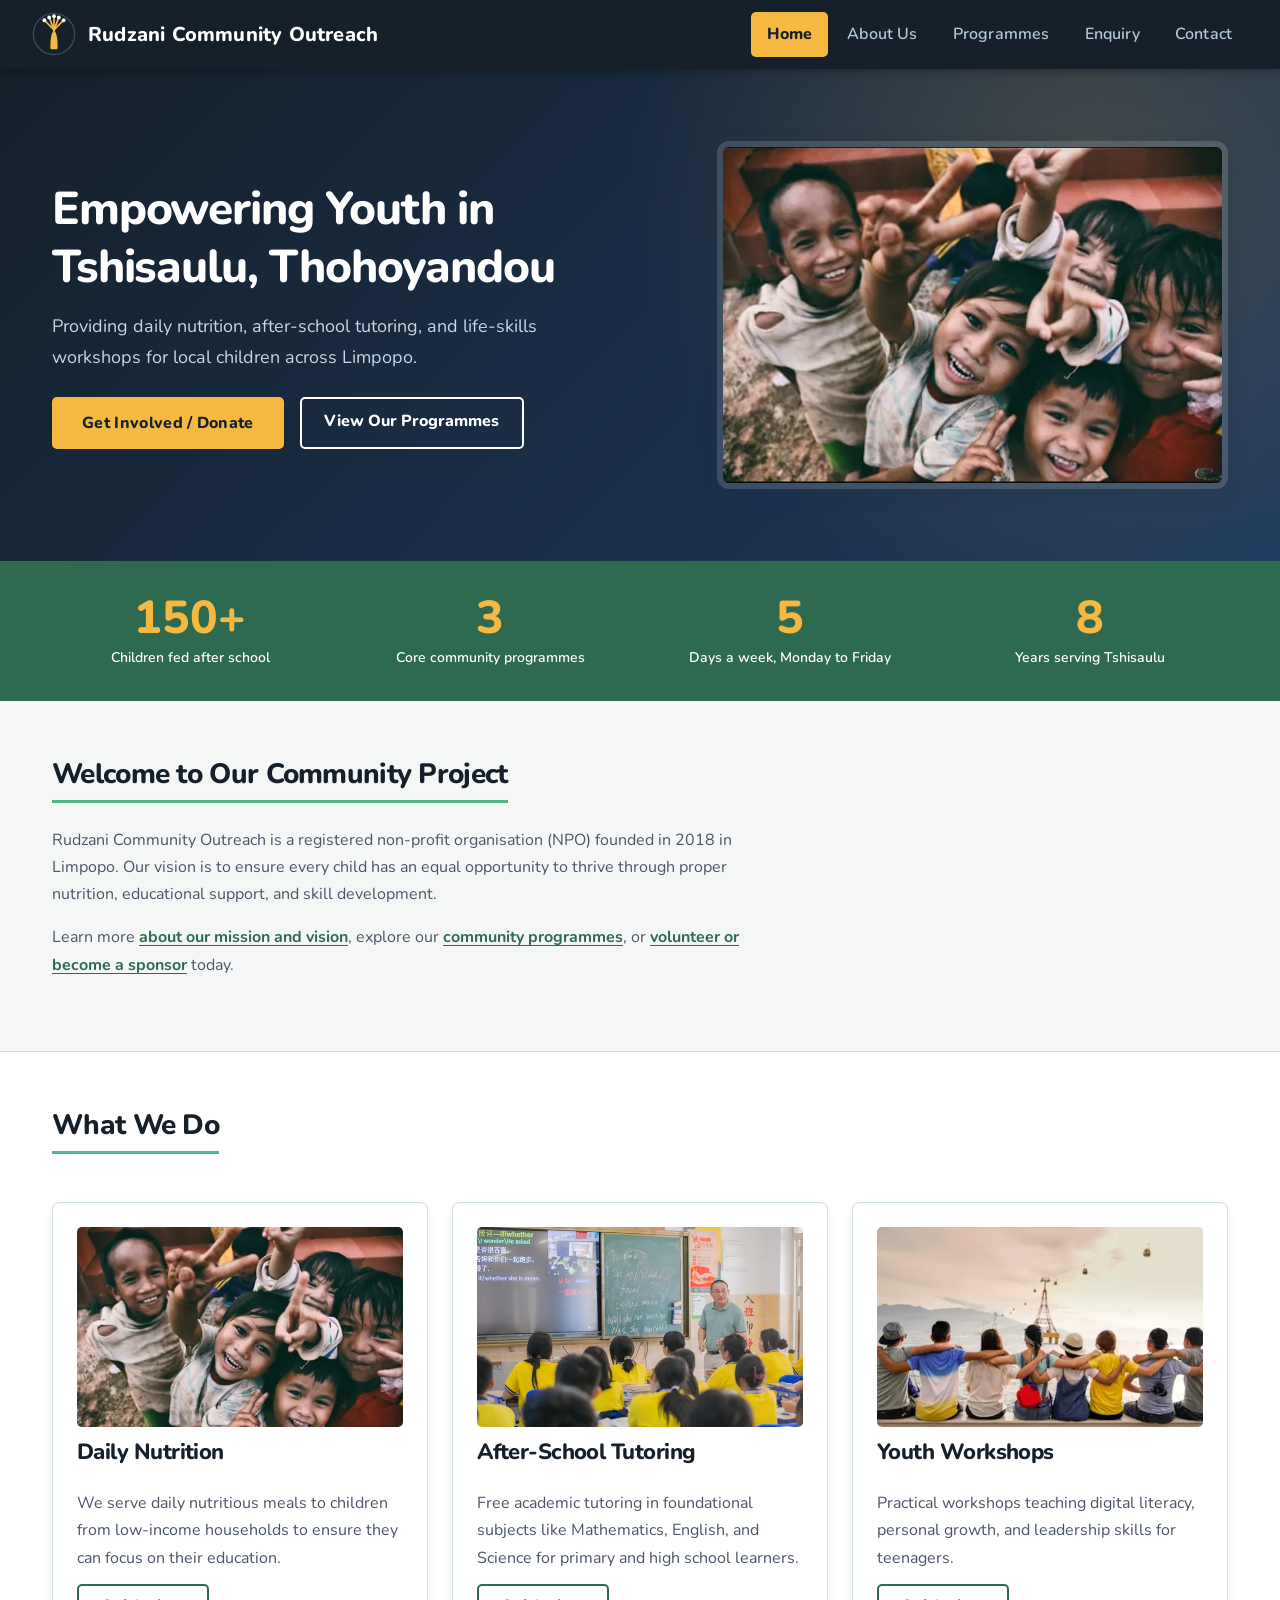
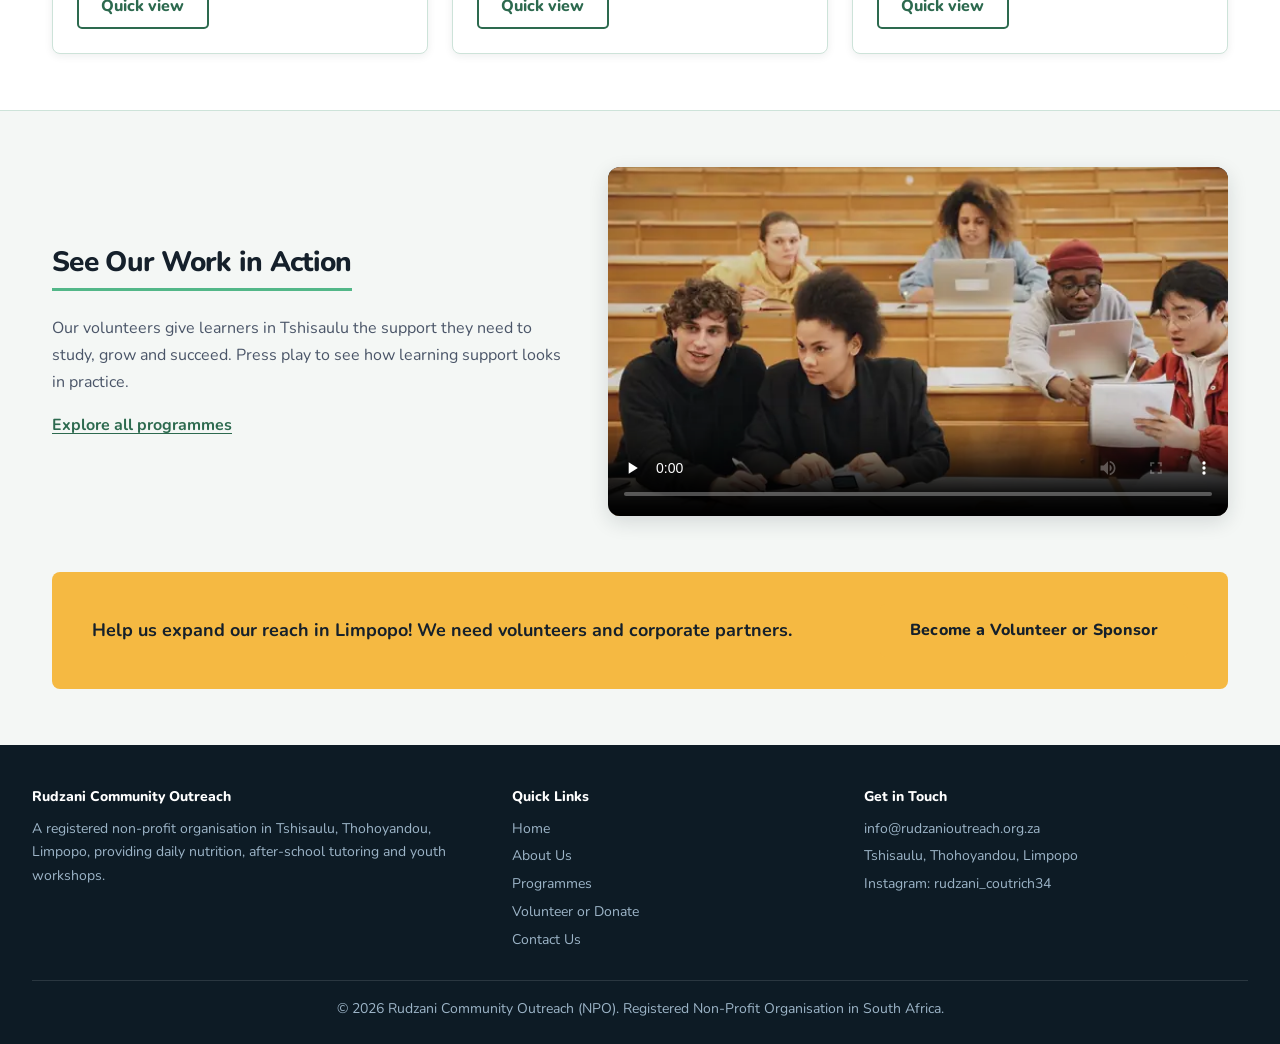
<file: index.html>
<!DOCTYPE html>
<html lang="en">
<head>
    <meta charset="UTF-8">
    <meta name="viewport" content="width=device-width, initial-scale=1.0">
    <title>Rudzani Community Outreach | Youth Empowerment in Limpopo</title>
    <meta name="description" content="Rudzani Community Outreach is a registered NPO in Tshisaulu, Thohoyandou, Limpopo. We provide daily meals, free after-school tutoring and youth workshops. Volunteer or donate today.">
    <meta name="keywords" content="Rudzani Community Outreach, NPO Limpopo, non-profit Thohoyandou, youth empowerment Limpopo, daily nutrition programme, after-school tutoring Tshisaulu, volunteer Thohoyandou, donate to a childrens charity">
    <meta name="author" content="Anza Mahwasane">
    <meta name="robots" content="index, follow">
    <meta name="theme-color" content="#15202b">
    <meta name="referrer" content="strict-origin-when-cross-origin">
    <link rel="canonical" href="https://rudzani-community-outreach.netlify.app/index.html">

    <!-- Social media -->
    <meta property="og:type" content="website">
    <meta property="og:site_name" content="Rudzani Community Outreach">
    <meta property="og:locale" content="en_ZA">
    <meta property="og:title" content="Rudzani Community Outreach | Youth Empowerment in Limpopo">
    <meta property="og:description" content="Rudzani Community Outreach is a registered NPO in Tshisaulu, Thohoyandou, Limpopo. We provide daily meals, free after-school tutoring and youth workshops. Volunteer or donate today.">
    <meta property="og:url" content="https://rudzani-community-outreach.netlify.app/index.html">
    <meta property="og:image" content="https://rudzani-community-outreach.netlify.app/images/rudzani-community-outreach-social-share.jpg">
    <meta property="og:image:alt" content="Rudzani Community Outreach - empowering youth in Tshisaulu, Thohoyandou">
    <meta name="twitter:card" content="summary_large_image">
    <meta name="twitter:title" content="Rudzani Community Outreach | Youth Empowerment in Limpopo">
    <meta name="twitter:description" content="Rudzani Community Outreach is a registered NPO in Tshisaulu, Thohoyandou, Limpopo. We provide daily meals, free after-school tutoring and youth workshops. Volunteer or donate today.">
    <meta name="twitter:image" content="https://rudzani-community-outreach.netlify.app/images/rudzani-community-outreach-social-share.jpg">

    <link rel="icon" type="image/svg+xml" href="images/favicon.svg">

    <!-- Google Fonts (preconnect makes the font load faster than @import) -->
    <link rel="preconnect" href="https://fonts.googleapis.com">
    <link rel="preconnect" href="https://fonts.gstatic.com" crossorigin>
    <link rel="stylesheet" href="https://fonts.googleapis.com/css2?family=Nunito:wght@400;600;700;800&amp;display=swap">
    <link rel="stylesheet" href="css/style.css">
    <!-- Structured data for search engines (SEO) -->
    <script type="application/ld+json">
    {
        "@context": "https://schema.org",
        "@type": "NGO",
        "name": "Rudzani Community Outreach",
        "url": "https://rudzani-community-outreach.netlify.app/",
        "logo": "https://rudzani-community-outreach.netlify.app/images/logo.svg",
        "description": "A registered non-profit organisation in Tshisaulu, Thohoyandou, Limpopo providing daily nutrition, after-school tutoring and youth workshops.",
        "foundingDate": "2018",
        "email": "info@rudzanioutreach.org.za",
        "sameAs": ["https://www.instagram.com/rudzani_coutrich34/"],
        "address": {
            "@type": "PostalAddress",
            "streetAddress": "Main Road, Tshisaulu",
            "addressLocality": "Thohoyandou",
            "addressRegion": "Limpopo",
            "addressCountry": "ZA"
        }
    }
    </script>

    <!-- JavaScript (defer = the page is shown first, then the scripts run) -->
    <script src="js/vendor/jquery-3.7.1.min.js" defer></script>
    <script src="js/data.js" defer></script>
    <script src="js/script.js" defer></script>
</head>
<body data-page="index">
    <a class="skip-link" href="#main">Skip to main content</a>

    <!-- Header & Main Navigation -->
    <header>
        <a href="index.html" class="logo">
            <img src="images/logo.svg" alt="Rudzani Community Outreach logo" width="44" height="44">
            <span class="logo-text">Rudzani Community Outreach</span>
        </a>
        <nav aria-label="Main Navigation">
            <ul>
                <li><a href="index.html" class="active" aria-current="page">Home</a></li>
                <li><a href="about.html">About Us</a></li>
                <li><a href="programmes.html">Programmes</a></li>
                <li><a href="enquiry.html">Enquiry</a></li>
                <li><a href="contact.html">Contact</a></li>
            </ul>
        </nav>
    </header>

    <!-- Main Page Content -->
    <main id="main">

        <!-- Hero: full-width band with text and a photo side by side -->
        <section class="hero">
            <div class="container hero-inner">
                <div class="hero-text">
                    <h1>Empowering Youth in Tshisaulu, Thohoyandou</h1>
                    <p>Providing daily nutrition, after-school tutoring, and life-skills workshops for local children across Limpopo.</p>
                    <div class="hero-actions">
                        <a href="enquiry.html" class="btn-action">Get Involved / Donate</a>
                        <a href="programmes.html" class="btn-outline btn-outline-light">View Our Programmes</a>
                    </div>
                </div>
                <div class="hero-media">
                    <img src="images/children-smiling-daily-nutrition.webp" alt="Smiling children who receive daily meals from Rudzani Community Outreach in Limpopo" width="624" height="420">
                </div>
            </div>
        </section>

        <!-- Impact numbers (animated counters in script.js) -->
        <section class="stats-band" aria-label="Our impact in numbers">
            <div class="container stats-grid">
                <div class="stat">
                    <span class="stat-number" data-count="150" data-suffix="+">150+</span>
                    <span class="stat-label">Children fed after school</span>
                </div>
                <div class="stat">
                    <span class="stat-number" data-count="3">3</span>
                    <span class="stat-label">Core community programmes</span>
                </div>
                <div class="stat">
                    <span class="stat-number" data-count="5">5</span>
                    <span class="stat-label">Days a week, Monday to Friday</span>
                </div>
                <div class="stat">
                    <span class="stat-number" data-since="2018">8</span>
                    <span class="stat-label">Years serving Tshisaulu</span>
                </div>
            </div>
        </section>

        <section class="section">
            <div class="container" data-reveal>
                <h2 class="section-title">Welcome to Our Community Project</h2>
                <p>Rudzani Community Outreach is a registered non-profit organisation (NPO) founded in 2018 in Limpopo. Our vision is to ensure every child has an equal opportunity to thrive through proper nutrition, educational support, and skill development.</p>
                <p>Learn more <a class="text-link" href="about.html">about our mission and vision</a>, explore our <a class="text-link" href="programmes.html">community programmes</a>, or <a class="text-link" href="enquiry.html">volunteer or become a sponsor</a> today.</p>
            </div>
        </section>

        <section class="section section-alt">
            <div class="container">
                <h2 class="section-title">What We Do</h2>
                <div class="card-grid">
                    <article class="card" data-reveal>
                        <img src="images/children-smiling-daily-nutrition-thumb.webp" alt="Children receiving meals from our daily nutrition programme in Tshisaulu" width="600" height="404" loading="lazy" decoding="async">
                        <h3>Daily Nutrition</h3>
                        <p>We serve daily nutritious meals to children from low-income households to ensure they can focus on their education.</p>
                        <button type="button" class="btn-outline" data-modal="nutrition">Quick view</button>
                    </article>

                    <article class="card" data-reveal>
                        <img src="images/after-school-tutoring-classroom-thumb.webp" alt="Teacher teaching learners during after-school tutoring" width="600" height="403" loading="lazy" decoding="async">
                        <h3>After-School Tutoring</h3>
                        <p>Free academic tutoring in foundational subjects like Mathematics, English, and Science for primary and high school learners.</p>
                        <button type="button" class="btn-outline" data-modal="tutoring">Quick view</button>
                    </article>

                    <article class="card" data-reveal>
                        <img src="images/youth-empowerment-friends-workshop-thumb.webp" alt="Youth participating in a team workshop for young leaders" width="600" height="336" loading="lazy" decoding="async">
                        <h3>Youth Workshops</h3>
                        <p>Practical workshops teaching digital literacy, personal growth, and leadership skills for teenagers.</p>
                        <button type="button" class="btn-outline" data-modal="workshops">Quick view</button>
                    </article>
                </div>
            </div>
        </section>

        <section class="section">
            <div class="container video-feature" data-reveal>
                <div class="video-feature-text">
                    <h2 class="section-title">See Our Work in Action</h2>
                    <p>Our volunteers give learners in Tshisaulu the support they need to study, grow and succeed. Press play to see how learning support looks in practice.</p>
                    <a class="text-link" href="programmes.html">Explore all programmes</a>
                </div>
                <video controls preload="none" playsinline poster="images/students-studying-together-learning-support-thumb.webp" width="1280" height="720" aria-label="Students studying together with the help of volunteer tutors">
                    <source src="Videos/learning-support-tutoring.mp4" type="video/mp4">
                    Your browser does not support the video tag.
                </video>
            </div>
        </section>

        <div class="container">
            <div class="cta-banner" data-reveal>
                <p>Help us expand our reach in Limpopo! We need volunteers and corporate partners.</p>
                <a href="enquiry.html" class="btn-action">Become a Volunteer or Sponsor</a>
            </div>
        </div>
    </main>

    <!-- Quick view modal (content is filled in by script.js) -->
    <div class="modal" id="quickViewModal" role="dialog" aria-modal="true" aria-labelledby="modalTitle" hidden>
        <div class="modal-box">
            <button type="button" class="modal-close" aria-label="Close quick view">&times;</button>
            <img id="modalImage" src="[data-uri]" alt="" width="600" height="400">
            <div class="modal-body">
                <h2 id="modalTitle"></h2>
                <p id="modalText"></p>
                <a id="modalLink" class="btn-action" href="#"></a>
            </div>
        </div>
    </div>

    <!-- Footer Landmark -->
    <footer>
        <div class="footer-grid">
            <div>
                <p class="footer-heading">Rudzani Community Outreach</p>
                <p>A registered non-profit organisation in Tshisaulu, Thohoyandou, Limpopo, providing daily nutrition, after-school tutoring and youth workshops.</p>
            </div>
            <div>
                <p class="footer-heading">Quick Links</p>
                <ul>
                    <li><a href="index.html">Home</a></li>
                    <li><a href="about.html">About Us</a></li>
                    <li><a href="programmes.html">Programmes</a></li>
                    <li><a href="enquiry.html">Volunteer or Donate</a></li>
                    <li><a href="contact.html">Contact Us</a></li>
                </ul>
            </div>
            <div>
                <p class="footer-heading">Get in Touch</p>
                <ul>
                    <li><a href="mailto:info@rudzanioutreach.org.za">info@rudzanioutreach.org.za</a></li>
                    <li>Tshisaulu, Thohoyandou, Limpopo</li>
                    <li><a href="https://www.instagram.com/rudzani_coutrich34/" target="_blank" rel="noopener noreferrer">Instagram: rudzani_coutrich34</a></li>
                </ul>
            </div>
        </div>
        <p class="footer-bottom">&copy; 2026 Rudzani Community Outreach (NPO). Registered Non-Profit Organisation in South Africa.</p>
    </footer>

</body>
</html>
</file>
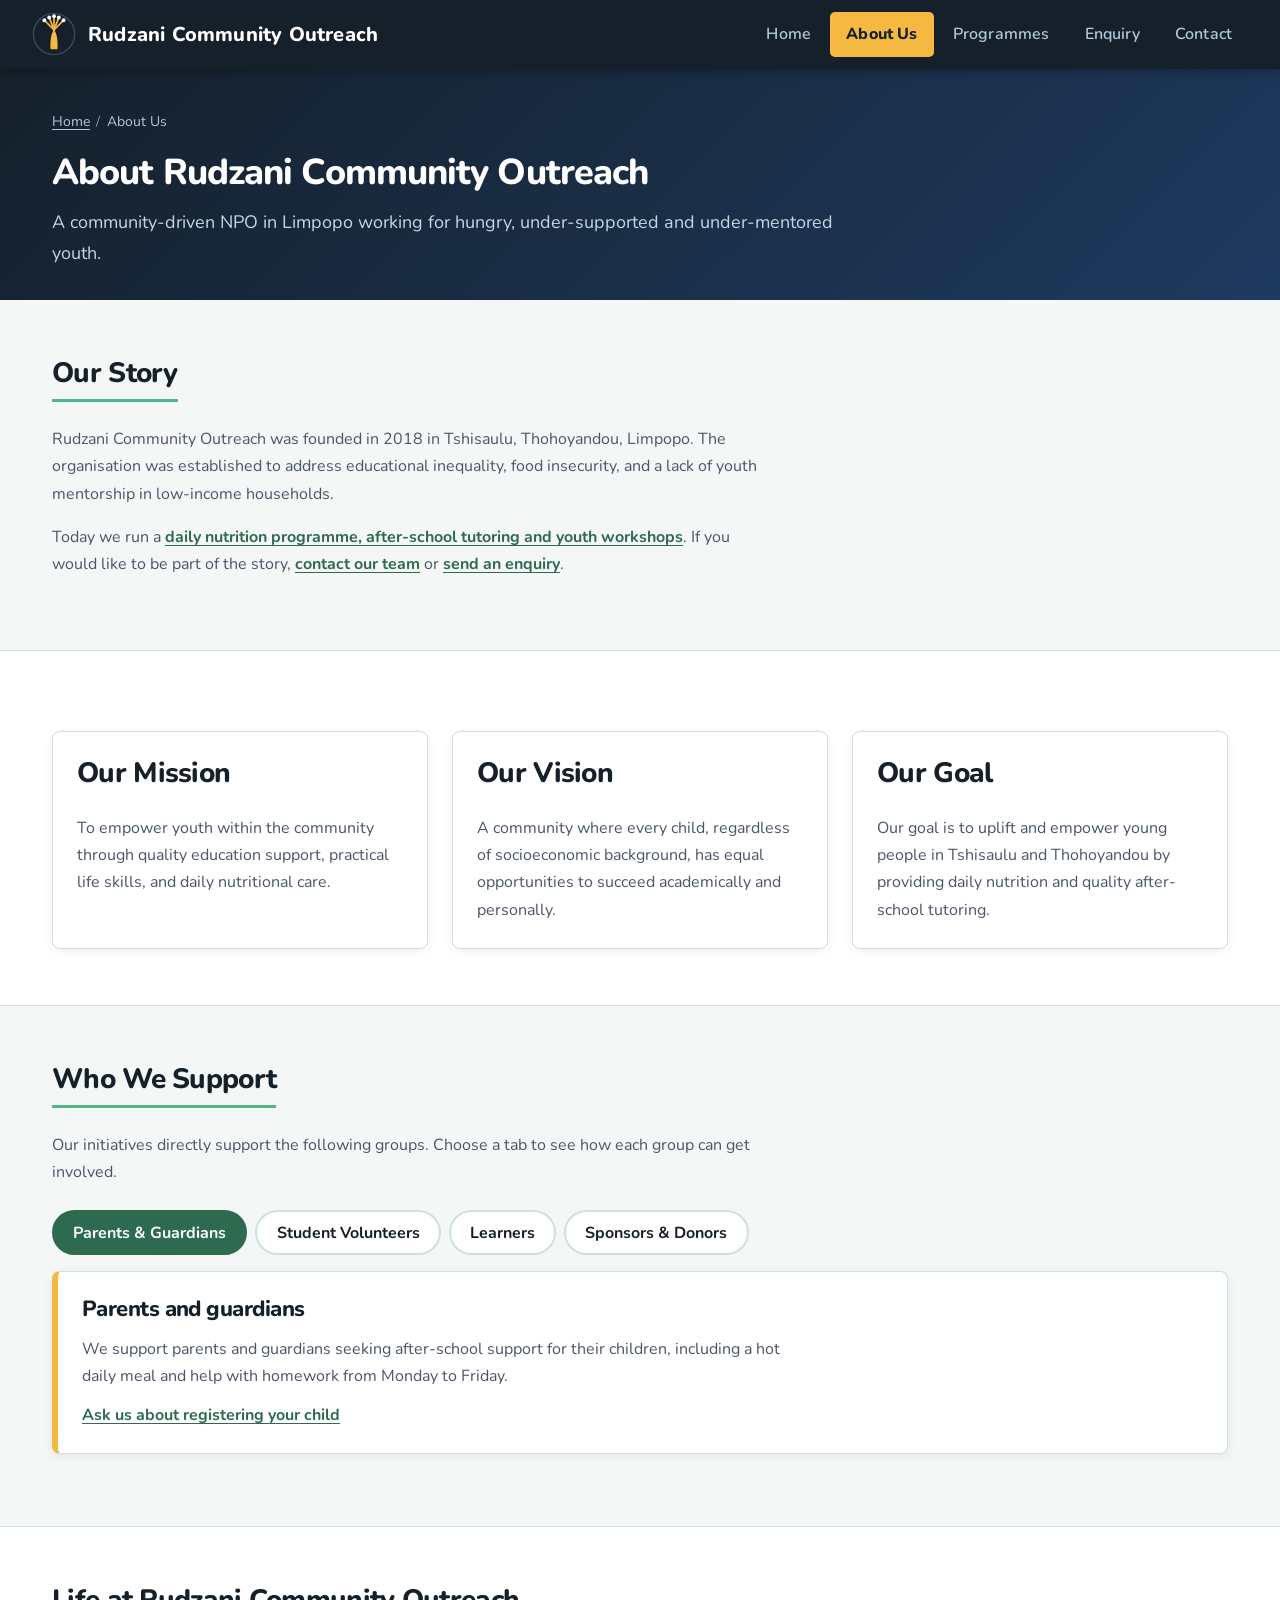
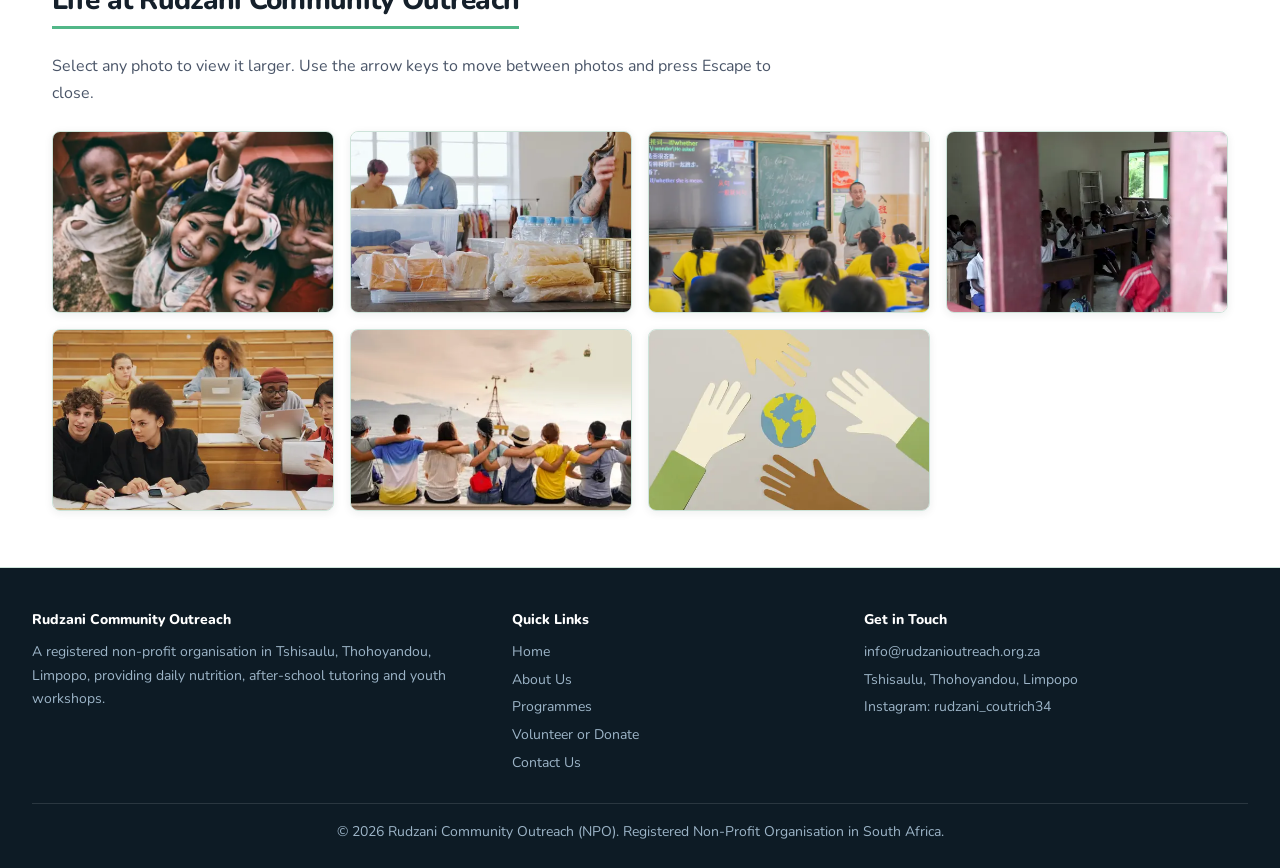
<file: about.html>
<!DOCTYPE html>
<html lang="en">
<head>
    <meta charset="UTF-8">
    <meta name="viewport" content="width=device-width, initial-scale=1.0">
    <title>About Us | Rudzani Community Outreach NPO Thohoyandou</title>
    <meta name="description" content="Learn about Rudzani Community Outreach, a non-profit organisation founded in 2018 in Tshisaulu, Thohoyandou, supporting Limpopo youth with nutrition, tutoring and mentorship.">
    <meta name="keywords" content="about Rudzani Community Outreach, NPO mission and vision, community outreach Limpopo, youth mentorship Thohoyandou, Tshisaulu non-profit history">
    <meta name="author" content="Anza Mahwasane">
    <meta name="robots" content="index, follow">
    <meta name="theme-color" content="#15202b">
    <meta name="referrer" content="strict-origin-when-cross-origin">
    <link rel="canonical" href="https://rudzani-community-outreach.netlify.app/about.html">

    <!-- Social media (Open Graph and Twitter Card) -->
    <meta property="og:type" content="website">
    <meta property="og:site_name" content="Rudzani Community Outreach">
    <meta property="og:locale" content="en_ZA">
    <meta property="og:title" content="About Us | Rudzani Community Outreach NPO Thohoyandou">
    <meta property="og:description" content="Learn about Rudzani Community Outreach, a non-profit organisation founded in 2018 in Tshisaulu, Thohoyandou, supporting Limpopo youth with nutrition, tutoring and mentorship.">
    <meta property="og:url" content="https://rudzani-community-outreach.netlify.app/about.html">
    <meta property="og:image" content="https://rudzani-community-outreach.netlify.app/images/rudzani-community-outreach-social-share.jpg">
    <meta property="og:image:alt" content="Rudzani Community Outreach - empowering youth in Tshisaulu, Thohoyandou">
    <meta name="twitter:card" content="summary_large_image">
    <meta name="twitter:title" content="About Us | Rudzani Community Outreach NPO Thohoyandou">
    <meta name="twitter:description" content="Learn about Rudzani Community Outreach, a non-profit organisation founded in 2018 in Tshisaulu, Thohoyandou, supporting Limpopo youth with nutrition, tutoring and mentorship.">
    <meta name="twitter:image" content="https://rudzani-community-outreach.netlify.app/images/rudzani-community-outreach-social-share.jpg">

    <link rel="icon" type="image/svg+xml" href="images/favicon.svg">

    <!-- Google Fonts (preconnect makes the font load faster than @import) -->
    <link rel="preconnect" href="https://fonts.googleapis.com">
    <link rel="preconnect" href="https://fonts.gstatic.com" crossorigin>
    <link rel="stylesheet" href="https://fonts.googleapis.com/css2?family=Nunito:wght@400;600;700;800&amp;display=swap">
    <link rel="stylesheet" href="css/style.css">

    <!-- JavaScript (defer = the page is shown first, then the scripts run) -->
    <script src="js/vendor/jquery-3.7.1.min.js" defer></script>
    <script src="js/data.js" defer></script>
    <script src="js/script.js" defer></script>
</head>
<body data-page="about">
    <a class="skip-link" href="#main">Skip to main content</a>

    <!-- Header & Main Navigation -->
    <header>
        <a href="index.html" class="logo">
            <img src="images/logo.svg" alt="Rudzani Community Outreach logo" width="44" height="44">
            <span class="logo-text">Rudzani Community Outreach</span>
        </a>
        <nav aria-label="Main Navigation">
            <ul>
                <li><a href="index.html">Home</a></li>
                <li><a href="about.html" class="active" aria-current="page">About Us</a></li>
                <li><a href="programmes.html">Programmes</a></li>
                <li><a href="enquiry.html">Enquiry</a></li>
                <li><a href="contact.html">Contact</a></li>
            </ul>
        </nav>
    </header>

    <main id="main">
        <!-- Page banner and breadcrumb (internal linking) -->
        <section class="page-banner">
            <div class="container">
                <nav class="breadcrumb" aria-label="Breadcrumb">
                    <ol>
                        <li><a href="index.html">Home</a></li>
                        <li aria-current="page">About Us</li>
                    </ol>
                </nav>
                <h1>About Rudzani Community Outreach</h1>
                <p>A community-driven NPO in Limpopo working for hungry, under-supported and under-mentored youth.</p>
            </div>
        </section>

        <section class="section">
            <div class="container" data-reveal>
                <h2 class="section-title">Our Story</h2>
                <p>Rudzani Community Outreach was founded in 2018 in Tshisaulu, Thohoyandou, Limpopo. The organisation was established to address educational inequality, food insecurity, and a lack of youth mentorship in low-income households.</p>
                <p>Today we run a <a class="text-link" href="programmes.html">daily nutrition programme, after-school tutoring and youth workshops</a>. If you would like to be part of the story, <a class="text-link" href="contact.html">contact our team</a> or <a class="text-link" href="enquiry.html">send an enquiry</a>.</p>
            </div>
        </section>

        <section class="section section-alt">
            <div class="container">
                <div class="card-grid">
                    <article class="card" data-reveal>
                        <h2>Our Mission</h2>
                        <p>To empower youth within the community through quality education support, practical life skills, and daily nutritional care.</p>
                    </article>
                    <article class="card" data-reveal>
                        <h2>Our Vision</h2>
                        <p>A community where every child, regardless of socioeconomic background, has equal opportunities to succeed academically and personally.</p>
                    </article>
                    <article class="card" data-reveal>
                        <h2>Our Goal</h2>
                        <p>Our goal is to uplift and empower young people in Tshisaulu and Thohoyandou by providing daily nutrition and quality after-school tutoring.</p>
                    </article>
                </div>
            </div>
        </section>

        <!-- Tabs (jQuery in script.js) -->
        <section class="section">
            <div class="container">
                <h2 class="section-title">Who We Support</h2>
                <p>Our initiatives directly support the following groups. Choose a tab to see how each group can get involved.</p>

                <div class="tabs" id="audienceTabs">
                    <div class="tab-list" role="tablist" aria-label="Who we support">
                        <button type="button" class="tab-button" role="tab" id="tab-parents" aria-controls="panel-parents" aria-selected="true">Parents &amp; Guardians</button>
                        <button type="button" class="tab-button" role="tab" id="tab-volunteers" aria-controls="panel-volunteers" aria-selected="false" tabindex="-1">Student Volunteers</button>
                        <button type="button" class="tab-button" role="tab" id="tab-learners" aria-controls="panel-learners" aria-selected="false" tabindex="-1">Learners</button>
                        <button type="button" class="tab-button" role="tab" id="tab-sponsors" aria-controls="panel-sponsors" aria-selected="false" tabindex="-1">Sponsors &amp; Donors</button>
                    </div>

                    <div class="tab-panel" role="tabpanel" id="panel-parents" aria-labelledby="tab-parents">
                        <h3>Parents and guardians</h3>
                        <p>We support parents and guardians seeking after-school support for their children, including a hot daily meal and help with homework from Monday to Friday.</p>
                        <a class="text-link" href="contact.html">Ask us about registering your child</a>
                    </div>
                    <div class="tab-panel" role="tabpanel" id="panel-volunteers" aria-labelledby="tab-volunteers">
                        <h3>Local student volunteers</h3>
                        <p>Students from local universities and colleges can volunteer as tutors, meal helpers or workshop assistants and gain real experience while helping their community.</p>
                        <a class="text-link" href="enquiry.html">Sign up as a volunteer</a>
                    </div>
                    <div class="tab-panel" role="tabpanel" id="panel-learners" aria-labelledby="tab-learners">
                        <h3>Primary and high school learners</h3>
                        <p>Primary and high school learners in the Tshisaulu area receive tutoring in English, Mathematics and Science, exam preparation, and weekend youth workshops.</p>
                        <a class="text-link" href="programmes.html">See the programmes for learners</a>
                    </div>
                    <div class="tab-panel" role="tabpanel" id="panel-sponsors" aria-labelledby="tab-sponsors">
                        <h3>Corporate sponsors and community donors</h3>
                        <p>Corporate sponsors and community donors make our meals, learning materials and workshops possible. Use our enquiry form to see what your support could cover.</p>
                        <a class="text-link" href="enquiry.html">Become a sponsor</a>
                    </div>
                </div>
            </div>
        </section>

        <!-- Image gallery with lightbox (script.js) -->
        <section class="section section-alt">
            <div class="container">
                <h2 class="section-title">Life at Rudzani Community Outreach</h2>
                <p>Select any photo to view it larger. Use the arrow keys to move between photos and press Escape to close.</p>

                <div class="gallery" id="gallery">
                    <figure class="gallery-item" data-reveal>
                        <a href="images/children-smiling-daily-nutrition.webp" data-caption="Daily Nutrition - children who join our meal programme every school day">
                            <img src="images/children-smiling-daily-nutrition-thumb.webp" alt="Smiling children celebrating at the daily nutrition programme in Limpopo" width="600" height="404" loading="lazy" decoding="async">
                        </a>
                    </figure>
                    <figure class="gallery-item" data-reveal>
                        <a href="images/volunteers-sorting-food-donations.webp" data-caption="Volunteers sorting donated food for the meal programme">
                            <img src="images/volunteers-sorting-food-donations-thumb.webp" alt="Volunteers sorting bread, pasta, tinned food and water for a donation drive" width="600" height="338" loading="lazy" decoding="async">
                        </a>
                    </figure>
                    <figure class="gallery-item" data-reveal>
                        <a href="images/after-school-tutoring-classroom.webp" data-caption="After-School Tutoring - lessons that support learners in class">
                            <img src="images/after-school-tutoring-classroom-thumb.webp" alt="A teacher explaining a lesson to learners during after-school tutoring" width="600" height="403" loading="lazy" decoding="async">
                        </a>
                    </figure>
                    <figure class="gallery-item" data-reveal>
                        <a href="images/classroom-learners-after-school-programme.webp" data-caption="Learners attending our after-school programme">
                            <img src="images/classroom-learners-after-school-programme-thumb.webp" alt="Learners sitting at wooden desks in a classroom" width="600" height="338" loading="lazy" decoding="async">
                        </a>
                    </figure>
                    <figure class="gallery-item" data-reveal>
                        <a href="images/students-studying-together-learning-support.webp" data-caption="Learning support - students studying together">
                            <img src="images/students-studying-together-learning-support-thumb.webp" alt="Students studying together with laptops and notebooks" width="600" height="338" loading="lazy" decoding="async">
                        </a>
                    </figure>
                    <figure class="gallery-item" data-reveal>
                        <a href="images/youth-empowerment-friends-workshop.webp" data-caption="Youth Empowerment - building friendship and teamwork">
                            <img src="images/youth-empowerment-friends-workshop-thumb.webp" alt="A group of friends sitting side by side with their arms around each other" width="600" height="336" loading="lazy" decoding="async">
                        </a>
                    </figure>
                    <figure class="gallery-item" data-reveal>
                        <a href="images/youth-empowerment-hands-globe-illustration.webp" data-caption="Youth Empowerment - reaching out to change our community">
                            <img src="images/youth-empowerment-hands-globe-illustration-thumb.webp" alt="Paper hands reaching toward a paper globe" width="600" height="338" loading="lazy" decoding="async">
                        </a>
                    </figure>
                </div>
            </div>
        </section>
    </main>

    <!-- Lightbox (controls are wired up in script.js) -->
    <div class="lightbox" id="lightbox" role="dialog" aria-modal="true" aria-label="Photo viewer" hidden>
        <button type="button" class="lightbox-close" aria-label="Close photo viewer">&times;</button>
        <button type="button" class="lightbox-nav lightbox-prev" aria-label="Previous photo">&#10094;</button>
        <figure class="lightbox-figure">
            <img id="lightboxImage" src="[data-uri]" alt="">
            <figcaption id="lightboxCaption"></figcaption>
        </figure>
        <button type="button" class="lightbox-nav lightbox-next" aria-label="Next photo">&#10095;</button>
    </div>

    <!-- Footer Landmark -->
    <footer>
        <div class="footer-grid">
            <div>
                <p class="footer-heading">Rudzani Community Outreach</p>
                <p>A registered non-profit organisation in Tshisaulu, Thohoyandou, Limpopo, providing daily nutrition, after-school tutoring and youth workshops.</p>
            </div>
            <div>
                <p class="footer-heading">Quick Links</p>
                <ul>
                    <li><a href="index.html">Home</a></li>
                    <li><a href="about.html">About Us</a></li>
                    <li><a href="programmes.html">Programmes</a></li>
                    <li><a href="enquiry.html">Volunteer or Donate</a></li>
                    <li><a href="contact.html">Contact Us</a></li>
                </ul>
            </div>
            <div>
                <p class="footer-heading">Get in Touch</p>
                <ul>
                    <li><a href="mailto:info@rudzanioutreach.org.za">info@rudzanioutreach.org.za</a></li>
                    <li>Tshisaulu, Thohoyandou, Limpopo</li>
                    <li><a href="https://www.instagram.com/rudzani_coutrich34/" target="_blank" rel="noopener noreferrer">Instagram: rudzani_coutrich34</a></li>
                </ul>
            </div>
        </div>
        <p class="footer-bottom">&copy; 2026 Rudzani Community Outreach (NPO). Registered Non-Profit Organisation in South Africa.</p>
    </footer>

</body>
</html>
</file>
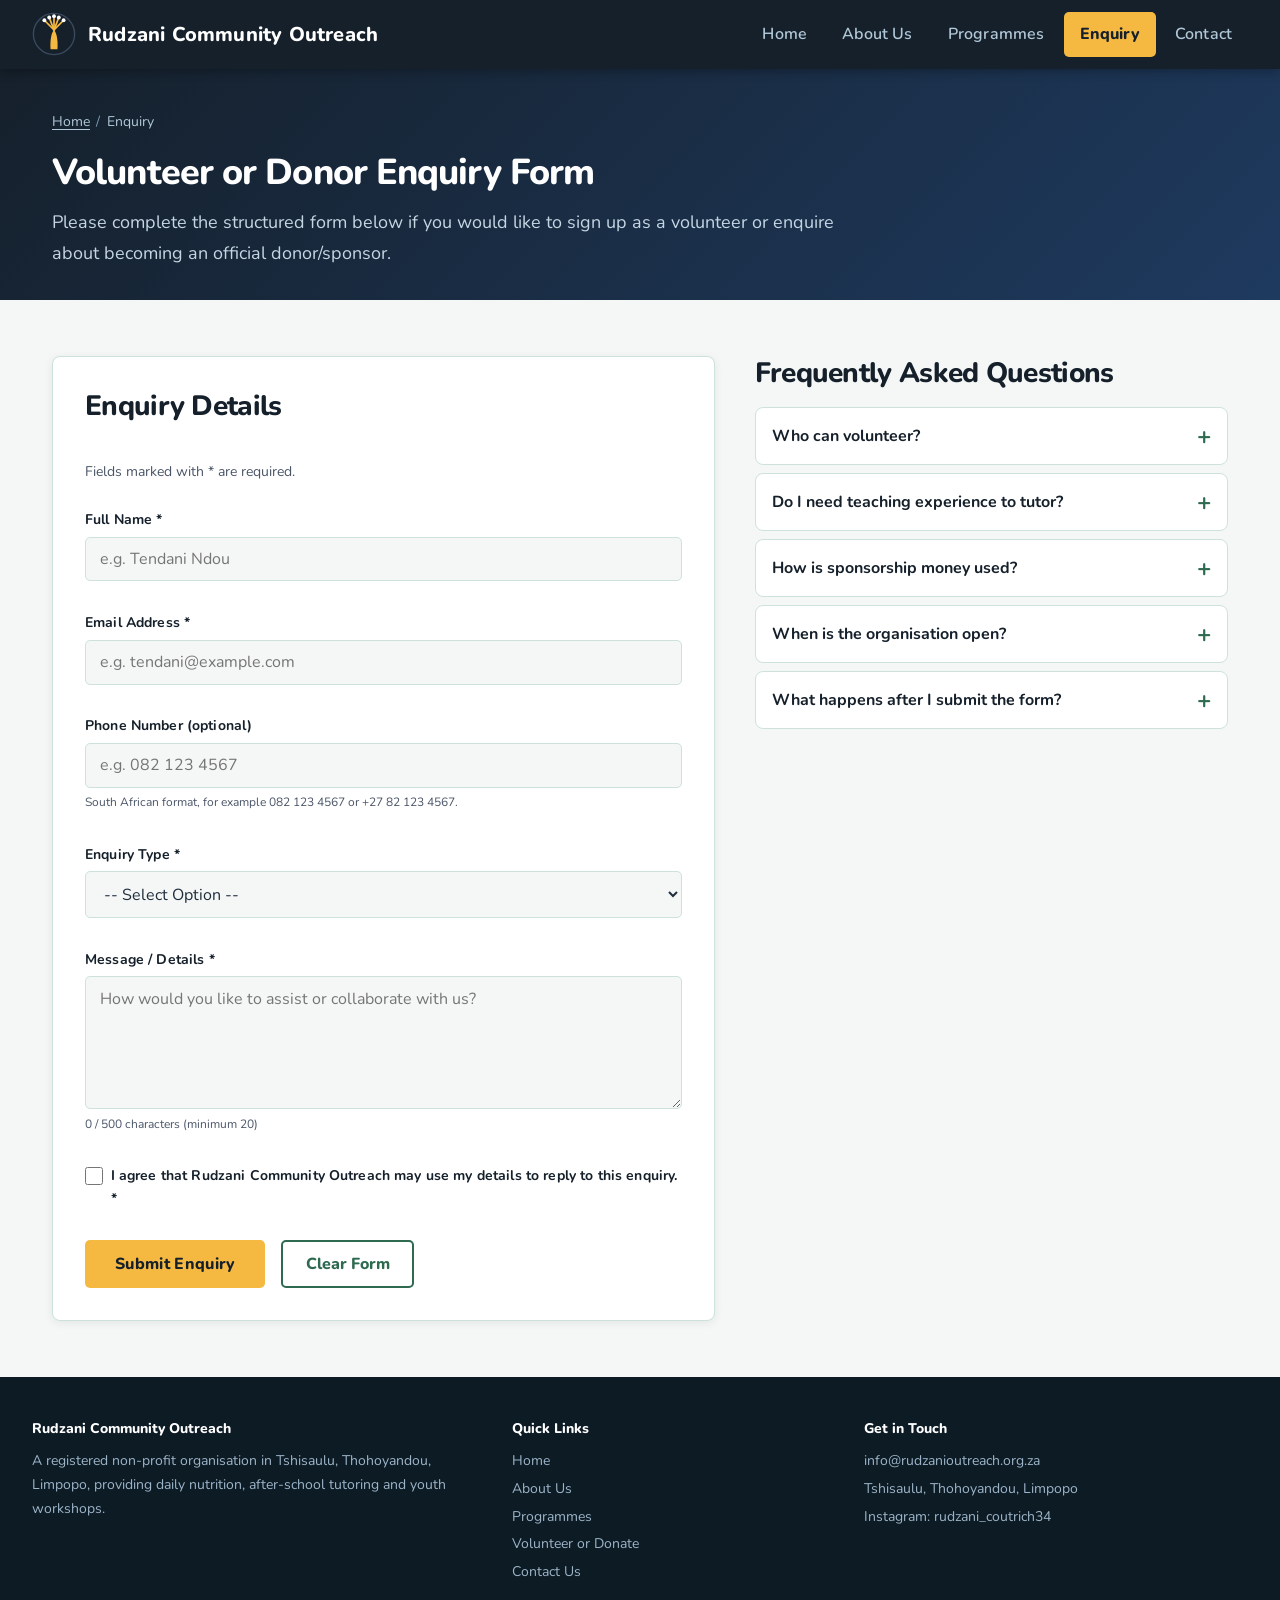
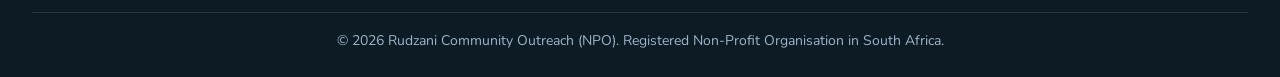
<file: enquiry.html>
<!DOCTYPE html>
<html lang="en">
<head>
    <meta charset="UTF-8">
    <meta name="viewport" content="width=device-width, initial-scale=1.0">
    <title>Volunteer or Donate | Enquiry Form | Rudzani Outreach</title>
    <meta name="description" content="Volunteer, sponsor or ask a question. Complete our enquiry form to see volunteer spots, sponsorship costs and how to support children in Thohoyandou, Limpopo.">
    <meta name="keywords" content="volunteer sign up Limpopo, sponsor a child Thohoyandou, donor enquiry form, become a volunteer tutor, NPO donation enquiry Tshisaulu">
    <meta name="author" content="Anza Mahwasane">
    <meta name="robots" content="index, follow">
    <meta name="theme-color" content="#15202b">
    <meta name="referrer" content="strict-origin-when-cross-origin">
    <link rel="canonical" href="https://rudzani-community-outreach.netlify.app/enquiry.html">

    <!-- Social media (Open Graph and Twitter Card) -->
    <meta property="og:type" content="website">
    <meta property="og:site_name" content="Rudzani Community Outreach">
    <meta property="og:locale" content="en_ZA">
    <meta property="og:title" content="Volunteer or Donate | Enquiry Form | Rudzani Outreach">
    <meta property="og:description" content="Volunteer, sponsor or ask a question. Complete our enquiry form to see volunteer spots, sponsorship costs and how to support children in Thohoyandou, Limpopo.">
    <meta property="og:url" content="https://rudzani-community-outreach.netlify.app/enquiry.html">
    <meta property="og:image" content="https://rudzani-community-outreach.netlify.app/images/rudzani-community-outreach-social-share.jpg">
    <meta property="og:image:alt" content="Rudzani Community Outreach - empowering youth in Tshisaulu, Thohoyandou">
    <meta name="twitter:card" content="summary_large_image">
    <meta name="twitter:title" content="Volunteer or Donate | Enquiry Form | Rudzani Outreach">
    <meta name="twitter:description" content="Volunteer, sponsor or ask a question. Complete our enquiry form to see volunteer spots, sponsorship costs and how to support children in Thohoyandou, Limpopo.">
    <meta name="twitter:image" content="https://rudzani-community-outreach.netlify.app/images/rudzani-community-outreach-social-share.jpg">

    <link rel="icon" type="image/svg+xml" href="images/favicon.svg">

    <!-- Google Fonts (preconnect makes the font load faster than @import) -->
    <link rel="preconnect" href="https://fonts.googleapis.com">
    <link rel="preconnect" href="https://fonts.gstatic.com" crossorigin>
    <link rel="stylesheet" href="https://fonts.googleapis.com/css2?family=Nunito:wght@400;600;700;800&amp;display=swap">
    <link rel="stylesheet" href="css/style.css">

    <!-- JavaScript (defer = the page is shown first, then the scripts run) -->
    <script src="js/vendor/jquery-3.7.1.min.js" defer></script>
    <script src="js/data.js" defer></script>
    <script src="js/script.js" defer></script>
</head>
<body data-page="enquiry">
    <a class="skip-link" href="#main">Skip to main content</a>

    <!-- Header & Main Navigation -->
    <header>
        <a href="index.html" class="logo">
            <img src="images/logo.svg" alt="Rudzani Community Outreach logo" width="44" height="44">
            <span class="logo-text">Rudzani Community Outreach</span>
        </a>
        <nav aria-label="Main Navigation">
            <ul>
                <li><a href="index.html">Home</a></li>
                <li><a href="about.html">About Us</a></li>
                <li><a href="programmes.html">Programmes</a></li>
                <li><a href="enquiry.html" class="active" aria-current="page">Enquiry</a></li>
                <li><a href="contact.html">Contact</a></li>
            </ul>
        </nav>
    </header>

    <main id="main">
        <!-- Page banner and breadcrumb (internal linking) -->
        <section class="page-banner">
            <div class="container">
                <nav class="breadcrumb" aria-label="Breadcrumb">
                    <ol>
                        <li><a href="index.html">Home</a></li>
                        <li aria-current="page">Enquiry</li>
                    </ol>
                </nav>
                <h1>Volunteer or Donor Enquiry Form</h1>
                <p>Please complete the structured form below if you would like to sign up as a volunteer or enquire about becoming an official donor/sponsor.</p>
            </div>
        </section>

        <section class="section">
            <div class="container form-layout">

                <div>
                    <form id="enquiryForm" name="enquiry" method="POST" data-netlify="true">
                        <h2>Enquiry Details</h2>
                        <p class="form-note">Fields marked with * are required.</p>

                        <!-- data-netlify="true" lets Netlify's free Forms service capture and store
                             every submission automatically when this site is deployed on Netlify, with
                             no backend code required. On any other host this attribute is simply ignored
                             and the form still works through the JavaScript below. -->
                        <input type="hidden" name="form-name" value="enquiry">

                        <!-- Hidden "honeypot" field: real visitors never see or fill this in.
                             script.js checks it and silently ignores the submission if it is filled in. -->
                        <p class="honeypot" aria-hidden="true">
                            <label>Leave this field empty: <input type="text" name="bot-field" tabindex="-1" autocomplete="off"></label>
                        </p>

            <div class="form-group">
                <label for="fullName">Full Name *</label>
                <input type="text" id="fullName" name="fullName" placeholder="e.g. Tendani Ndou" required minlength="2" maxlength="60" pattern="[A-Za-z\u00C0-\u024F' \-]{2,60}" autocomplete="name" aria-describedby="fullName-error">
                <p class="error-message" id="fullName-error" aria-live="polite"></p>
            </div>
            <div class="form-group">
                <label for="emailAddress">Email Address *</label>
                <input type="email" id="emailAddress" name="emailAddress" placeholder="e.g. tendani@example.com" required maxlength="100" autocomplete="email" aria-describedby="emailAddress-error">
                <p class="error-message" id="emailAddress-error" aria-live="polite"></p>
            </div>
            <div class="form-group">
                <label for="phoneNumber">Phone Number (optional)</label>
                <input type="tel" id="phoneNumber" name="phoneNumber" placeholder="e.g. 082 123 4567" maxlength="16" pattern="(\+27|0)[0-9 ]{9,13}" autocomplete="tel" inputmode="tel" aria-describedby="phoneNumber-hint phoneNumber-error">
                <small class="field-hint" id="phoneNumber-hint">South African format, for example 082 123 4567 or +27 82 123 4567.</small>
                <p class="error-message" id="phoneNumber-error" aria-live="polite"></p>
            </div>
            <div class="form-group">
                <label for="enquiryType">Enquiry Type *</label>
                <select id="enquiryType" name="enquiryType" required aria-describedby="enquiryType-error">
                    <option value="">-- Select Option --</option>
                    <option value="Volunteer Sign-Up">Volunteer Sign-Up</option>
                    <option value="Donor / Sponsor Enquiry">Donor / Sponsor Enquiry</option>
                    <option value="General Information">General Information</option>
                </select>
                <p class="error-message" id="enquiryType-error" aria-live="polite"></p>
            </div>

                        <!-- Shown only when "Volunteer Sign-Up" is selected -->
                        <fieldset class="conditional" id="volunteerFields" hidden disabled>
                            <legend>Volunteer details</legend>

            <div class="form-group">
                <label for="programmeChoice">Activity you would like to help with *</label>
                <select id="programmeChoice" name="programmeChoice" required aria-describedby="programmeChoice-error"><option value="">-- Select an activity --</option></select>
                <p class="error-message" id="programmeChoice-error" aria-live="polite"></p>
            </div>
                            <div class="form-group">
                                <span class="group-label" id="daysLabel">Days you are available *</span>
                                <div class="checkbox-row" role="group" aria-labelledby="daysLabel">
                                    <label class="checkbox-label"><input type="checkbox" name="availableDays" value="Weekdays after school"> Weekdays after school</label>
                                    <label class="checkbox-label"><input type="checkbox" name="availableDays" value="Weekends"> Weekends</label>
                                </div>
                                <p class="error-message" id="availableDays-error" aria-live="polite"></p>
                            </div>

            <div class="form-group">
                <label for="startDate">Preferred start date *</label>
                <input type="date" id="startDate" name="startDate" required aria-describedby="startDate-error">
                <p class="error-message" id="startDate-error" aria-live="polite"></p>
            </div>
                            <div class="form-group">
                                <label class="checkbox-label"><input type="checkbox" id="ageConfirm" name="ageConfirm" value="Yes" required> I am 18 years or older *</label>
                                <p class="error-message" id="ageConfirm-error" aria-live="polite"></p>
                            </div>
                        </fieldset>

                        <!-- Shown only when "Donor / Sponsor Enquiry" is selected -->
                        <fieldset class="conditional" id="sponsorFields" hidden disabled>
                            <legend>Sponsorship details</legend>

            <div class="form-group">
                <label for="sponsorFocus">What would you like to sponsor? *</label>
                <select id="sponsorFocus" name="sponsorFocus" required aria-describedby="sponsorFocus-error"><option value="">-- Select a focus area --</option></select>
                <p class="error-message" id="sponsorFocus-error" aria-live="polite"></p>
            </div>
            <div class="form-group">
                <label for="childrenCount">Number of children to support *</label>
                <input type="number" id="childrenCount" name="childrenCount" min="1" max="150" step="1" placeholder="e.g. 10" required aria-describedby="childrenCount-error">
                <p class="error-message" id="childrenCount-error" aria-live="polite"></p>
            </div>
            <div class="form-group">
                <label for="monthsCount">Number of months *</label>
                <input type="number" id="monthsCount" name="monthsCount" min="1" max="12" step="1" placeholder="e.g. 6" required aria-describedby="monthsCount-error">
                <p class="error-message" id="monthsCount-error" aria-live="polite"></p>
            </div>
                        </fieldset>

            <div class="form-group">
                <label for="messageText">Message / Details *</label>
                <textarea id="messageText" name="messageText" rows="5" placeholder="How would you like to assist or collaborate with us?" required minlength="20" maxlength="500" aria-describedby="messageText-counter messageText-error"></textarea>
                <small class="field-hint" id="messageText-counter">0 / 500 characters (minimum 20)</small>
                <p class="error-message" id="messageText-error" aria-live="polite"></p>
            </div>

                        <div class="form-group">
                            <label class="checkbox-label"><input type="checkbox" id="consent" name="consent" value="Yes" required> I agree that Rudzani Community Outreach may use my details to reply to this enquiry. *</label>
                            <p class="error-message" id="consent-error" aria-live="polite"></p>
                        </div>

                        <div class="form-actions">
                            <button type="submit" class="btn-action" id="enquirySubmit">Submit Enquiry</button>
                            <button type="reset" class="btn-outline" id="enquiryReset">Clear Form</button>
                        </div>
                    </form>

                    <!-- Response shown after the form is validated and processed -->
                    <section class="response-panel" id="enquiryResponse" tabindex="-1" aria-live="polite" hidden>
                        <h2 id="responseTitle"></h2>
                        <div id="responseBody"></div>
                        <p class="response-status" id="responseStatus"></p>
                        <button type="button" class="btn-outline" id="newEnquiryBtn">Send another enquiry</button>
                    </section>
                </div>

                <!-- Accordion (jQuery in script.js) -->
                <aside class="faq" aria-labelledby="faqHeading">
                    <h2 id="faqHeading">Frequently Asked Questions</h2>
                    <div class="accordion" id="faqAccordion">
                        <h3 class="accordion-heading"><button type="button" class="accordion-trigger" id="faq-trigger-1" aria-expanded="false" aria-controls="faq-panel-1">Who can volunteer?</button></h3>
                        <div class="accordion-panel" id="faq-panel-1" role="region" aria-labelledby="faq-trigger-1">
                            <p>Student volunteers from local universities and colleges and community members who are 18 or older can help as tutors, meal helpers or workshop assistants.</p>
                        </div>

                        <h3 class="accordion-heading"><button type="button" class="accordion-trigger" id="faq-trigger-2" aria-expanded="false" aria-controls="faq-panel-2">Do I need teaching experience to tutor?</button></h3>
                        <div class="accordion-panel" id="faq-panel-2" role="region" aria-labelledby="faq-trigger-2">
                            <p>No. We look for patient and reliable people who are comfortable with the subject they want to help with, such as Mathematics, English or Science.</p>
                        </div>

                        <h3 class="accordion-heading"><button type="button" class="accordion-trigger" id="faq-trigger-3" aria-expanded="false" aria-controls="faq-panel-3">How is sponsorship money used?</button></h3>
                        <div class="accordion-panel" id="faq-panel-3" role="region" aria-labelledby="faq-trigger-3">
                            <p>Sponsorships support daily hot meals, tutoring materials and weekend workshops. The cost estimate shown after you submit the form explains what your support could cover.</p>
                        </div>

                        <h3 class="accordion-heading"><button type="button" class="accordion-trigger" id="faq-trigger-4" aria-expanded="false" aria-controls="faq-panel-4">When is the organisation open?</button></h3>
                        <div class="accordion-panel" id="faq-panel-4" role="region" aria-labelledby="faq-trigger-4">
                            <p>Monday to Friday from 08:00 to 20:00 and Saturday from 09:00 to 17:00. Visit our <a class="text-link" href="contact.html">contact page</a> for the address and map.</p>
                        </div>

                        <h3 class="accordion-heading"><button type="button" class="accordion-trigger" id="faq-trigger-5" aria-expanded="false" aria-controls="faq-panel-5">What happens after I submit the form?</button></h3>
                        <div class="accordion-panel" id="faq-panel-5" role="region" aria-labelledby="faq-trigger-5">
                            <p>You will see a response on the screen straight away, such as available volunteer spots or a cost estimate. Our team will then follow up using the email address you provided.</p>
                        </div>
                    </div>
                </aside>
            </div>
        </section>
    </main>

    <!-- Footer Landmark -->
    <footer>
        <div class="footer-grid">
            <div>
                <p class="footer-heading">Rudzani Community Outreach</p>
                <p>A registered non-profit organisation in Tshisaulu, Thohoyandou, Limpopo, providing daily nutrition, after-school tutoring and youth workshops.</p>
            </div>
            <div>
                <p class="footer-heading">Quick Links</p>
                <ul>
                    <li><a href="index.html">Home</a></li>
                    <li><a href="about.html">About Us</a></li>
                    <li><a href="programmes.html">Programmes</a></li>
                    <li><a href="enquiry.html">Volunteer or Donate</a></li>
                    <li><a href="contact.html">Contact Us</a></li>
                </ul>
            </div>
            <div>
                <p class="footer-heading">Get in Touch</p>
                <ul>
                    <li><a href="mailto:info@rudzanioutreach.org.za">info@rudzanioutreach.org.za</a></li>
                    <li>Tshisaulu, Thohoyandou, Limpopo</li>
                    <li><a href="https://www.instagram.com/rudzani_coutrich34/" target="_blank" rel="noopener noreferrer">Instagram: rudzani_coutrich34</a></li>
                </ul>
            </div>
        </div>
        <p class="footer-bottom">&copy; 2026 Rudzani Community Outreach (NPO). Registered Non-Profit Organisation in South Africa.</p>
    </footer>

</body>
</html>
</file>
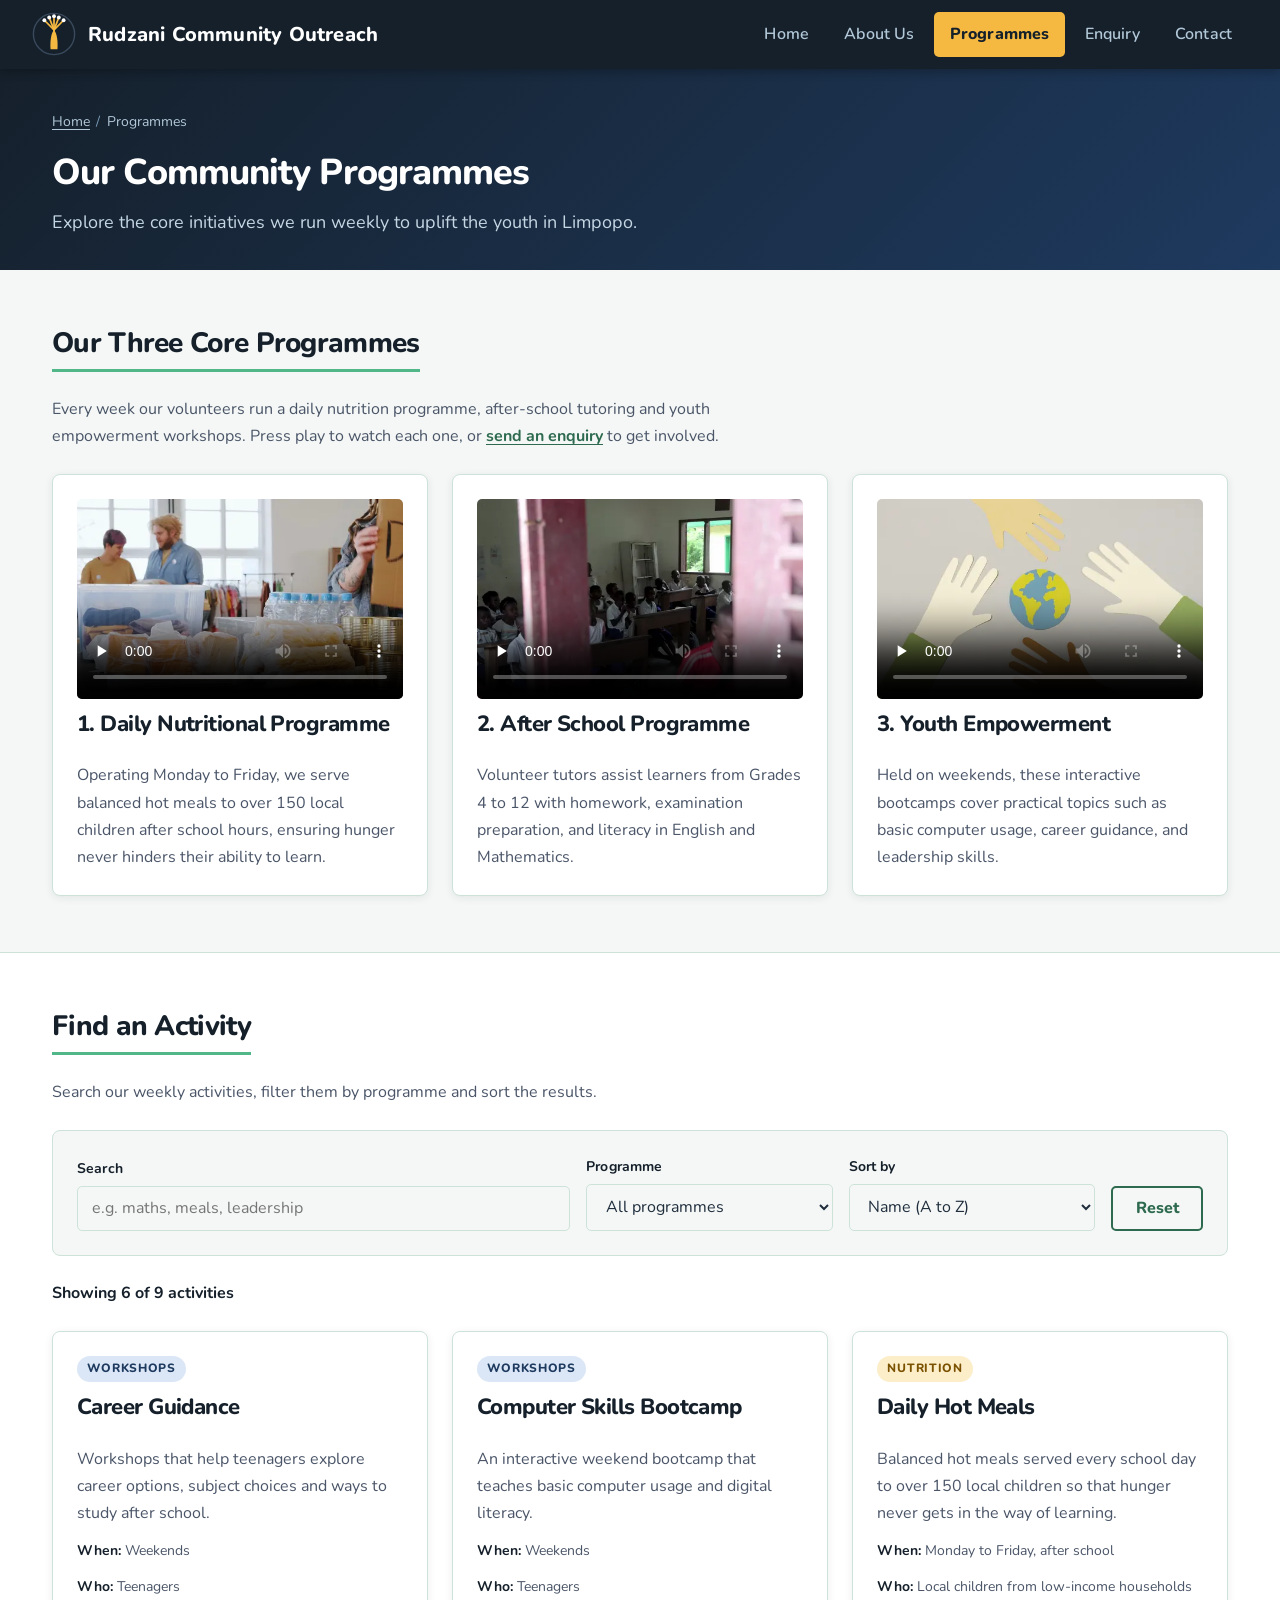
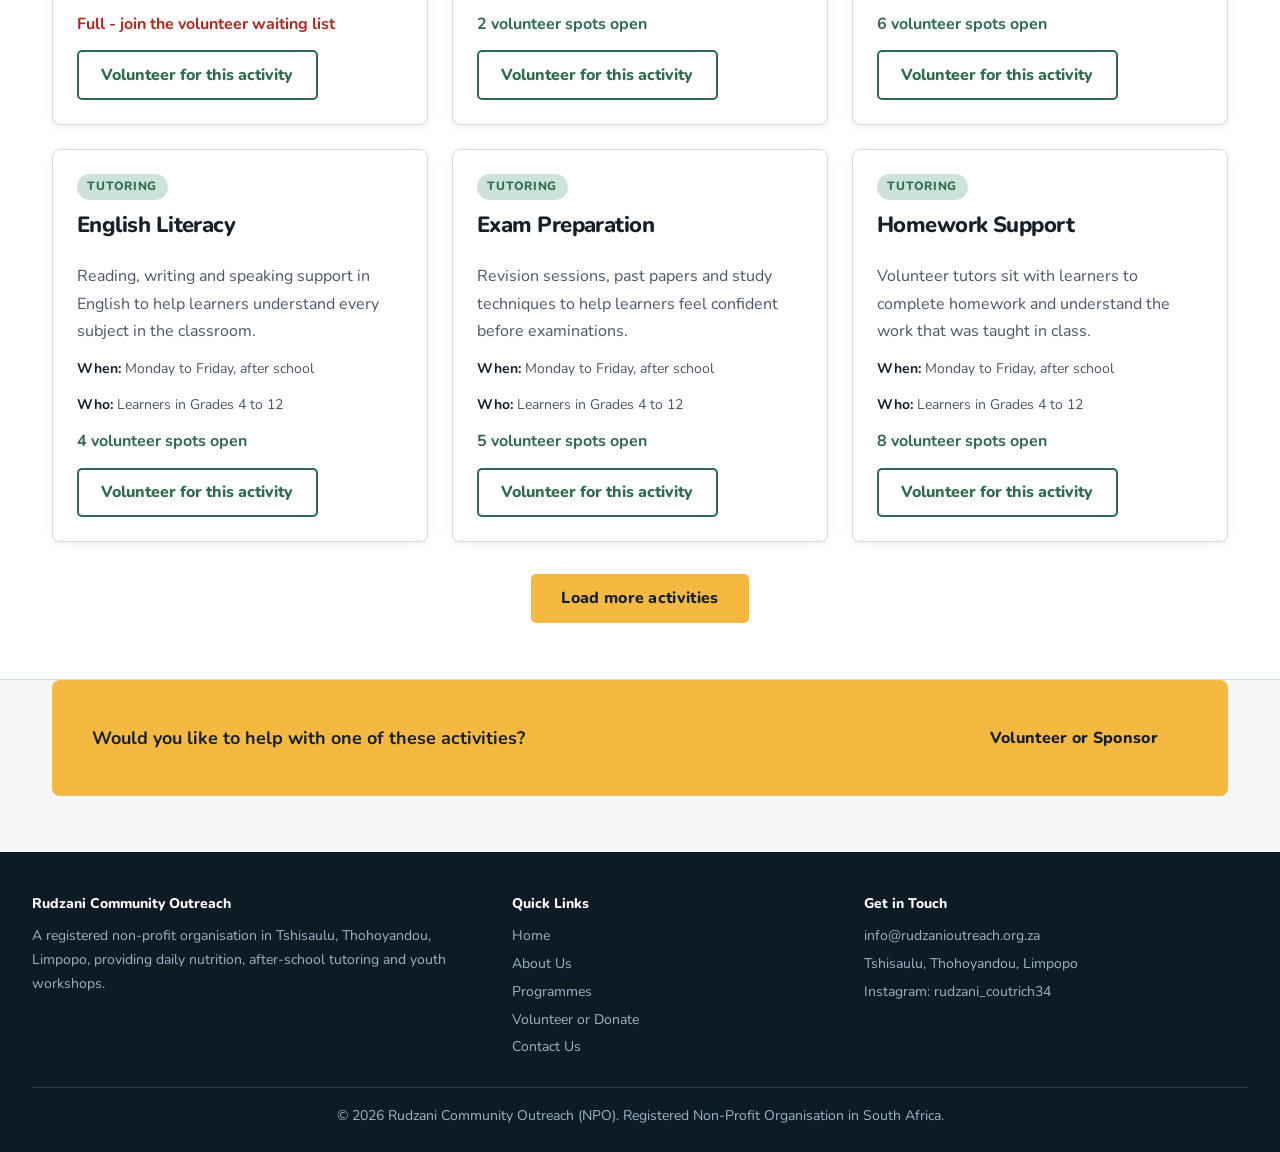
<file: programmes.html>
<!DOCTYPE html>
<html lang="en">
<head>
    <meta charset="UTF-8">
    <meta name="viewport" content="width=device-width, initial-scale=1.0">
    <title>Programmes | Feeding Scheme, Tutoring & Youth Workshops</title>
    <meta name="description" content="Explore our daily feeding scheme, free after-school tutoring and weekend youth workshops in Thohoyandou, Limpopo. Search the activities and find where you can help.">
    <meta name="keywords" content="community programmes Limpopo, daily feeding scheme, after-school tutoring Thohoyandou, mathematics tutoring, English literacy tutoring, youth workshops, career guidance Limpopo, leadership skills teenagers">
    <meta name="author" content="Anza Mahwasane">
    <meta name="robots" content="index, follow">
    <meta name="theme-color" content="#15202b">
    <meta name="referrer" content="strict-origin-when-cross-origin">
    <link rel="canonical" href="https://rudzani-community-outreach.netlify.app/programmes.html">

    <!-- Social media (Open Graph and Twitter Card) -->
    <meta property="og:type" content="website">
    <meta property="og:site_name" content="Rudzani Community Outreach">
    <meta property="og:locale" content="en_ZA">
    <meta property="og:title" content="Programmes | Feeding Scheme, Tutoring & Youth Workshops">
    <meta property="og:description" content="Explore our daily feeding scheme, free after-school tutoring and weekend youth workshops in Thohoyandou, Limpopo. Search the activities and find where you can help.">
    <meta property="og:url" content="https://rudzani-community-outreach.netlify.app/programmes.html">
    <meta property="og:image" content="https://rudzani-community-outreach.netlify.app/images/rudzani-community-outreach-social-share.jpg">
    <meta property="og:image:alt" content="Rudzani Community Outreach - empowering youth in Tshisaulu, Thohoyandou">
    <meta name="twitter:card" content="summary_large_image">
    <meta name="twitter:title" content="Programmes | Feeding Scheme, Tutoring & Youth Workshops">
    <meta name="twitter:description" content="Explore our daily feeding scheme, free after-school tutoring and weekend youth workshops in Thohoyandou, Limpopo. Search the activities and find where you can help.">
    <meta name="twitter:image" content="https://rudzani-community-outreach.netlify.app/images/rudzani-community-outreach-social-share.jpg">

    <link rel="icon" type="image/svg+xml" href="images/favicon.svg">

    <!-- Google Fonts  -->
    <link rel="preconnect" href="https://fonts.googleapis.com">
    <link rel="preconnect" href="https://fonts.gstatic.com" crossorigin>
    <link rel="stylesheet" href="https://fonts.googleapis.com/css2?family=Nunito:wght@400;600;700;800&amp;display=swap">
    <link rel="stylesheet" href="css/style.css">

    <!-- JavaScript (defer = the page is shown first, then the scripts run) -->
    <script src="js/vendor/jquery-3.7.1.min.js" defer></script>
    <script src="js/data.js" defer></script>
    <script src="js/script.js" defer></script>
</head>
<body data-page="programmes">
    <a class="skip-link" href="#main">Skip to main content</a>

    <!-- Header & Main Navigation -->
    <header>
        <a href="index.html" class="logo">
            <img src="images/logo.svg" alt="Rudzani Community Outreach logo" width="44" height="44">
            <span class="logo-text">Rudzani Community Outreach</span>
        </a>
        <nav aria-label="Main Navigation">
            <ul>
                <li><a href="index.html">Home</a></li>
                <li><a href="about.html">About Us</a></li>
                <li><a href="programmes.html" class="active" aria-current="page">Programmes</a></li>
                <li><a href="enquiry.html">Enquiry</a></li>
                <li><a href="contact.html">Contact</a></li>
            </ul>
        </nav>
    </header>

    <main id="main">
        <!-- Page banner and breadcrumb (internal linking) -->
        <section class="page-banner">
            <div class="container">
                <nav class="breadcrumb" aria-label="Breadcrumb">
                    <ol>
                        <li><a href="index.html">Home</a></li>
                        <li aria-current="page">Programmes</li>
                    </ol>
                </nav>
                <h1>Our Community Programmes</h1>
                <p>Explore the core initiatives we run weekly to uplift the youth in Limpopo.</p>
            </div>
        </section>

        <section class="section">
            <div class="container">
                <h2 class="section-title">Our Three Core Programmes</h2>
                <p>Every week our volunteers run a daily nutrition programme, after-school tutoring and youth empowerment workshops. Press play to watch each one, or <a class="text-link" href="enquiry.html">send an enquiry</a> to get involved.</p>

                <div class="card-grid">
                    <article class="card" data-reveal>
                        <video controls preload="none" playsinline poster="images/volunteers-sorting-food-donations-thumb.webp" width="1280" height="720" aria-label="Volunteers preparing food donations for the daily nutrition programme">
                            <source src="Videos/daily-nutrition-programme.mp4" type="video/mp4">
                            Your browser does not support the video tag.
                        </video>
                        <h3>1. Daily Nutritional Programme</h3>
                        <p>Operating Monday to Friday, we serve balanced hot meals to over 150 local children after school hours, ensuring hunger never hinders their ability to learn.</p>
                    </article>

                    <article class="card" data-reveal>
                        <video controls preload="none" playsinline poster="images/classroom-learners-after-school-programme-thumb.webp" width="1280" height="720" aria-label="Learners in a classroom during the after-school programme">
                            <source src="Videos/after-school-programme.mp4" type="video/mp4">
                            Your browser does not support the video tag.
                        </video>
                        <h3>2. After School Programme</h3>
                        <p>Volunteer tutors assist learners from Grades 4 to 12 with homework, examination preparation, and literacy in English and Mathematics.</p>
                    </article>

                    <article class="card" data-reveal>
                        <video controls preload="none" playsinline poster="images/youth-empowerment-hands-globe-illustration-thumb.webp" width="1280" height="720" aria-label="Paper hands reaching toward a globe for the youth empowerment programme">
                            <source src="Videos/youth-empowerment-workshop.mp4" type="video/mp4">
                            Your browser does not support the video tag.
                        </video>
                        <h3>3. Youth Empowerment</h3>
                        <p>Held on weekends, these interactive bootcamps cover practical topics such as basic computer usage, career guidance, and leadership skills.</p>
                    </article>
                </div>
            </div>
        </section>

        <!-- Dynamic content: the list below is built by script.js from js/data.js -->
        <section class="section section-alt">
            <div class="container">
                <h2 class="section-title">Find an Activity</h2>
                <p>Search our weekly activities, filter them by programme and sort the results.</p>

                <form class="filter-bar" id="filterForm" role="search" aria-label="Search and filter activities">
                    <div class="form-group">
                        <label for="searchInput">Search</label>
                        <input type="search" id="searchInput" name="search" placeholder="e.g. maths, meals, leadership" maxlength="60" autocomplete="off">
                    </div>
                    <div class="form-group">
                        <label for="categoryFilter">Programme</label>
                        <select id="categoryFilter" name="category">
                            <option value="all">All programmes</option>
                        </select>
                    </div>
                    <div class="form-group">
                        <label for="sortSelect">Sort by</label>
                        <select id="sortSelect" name="sort">
                            <option value="name-asc">Name (A to Z)</option>
                            <option value="name-desc">Name (Z to A)</option>
                            <option value="category">Programme</option>
                            <option value="spots-desc">Most volunteer spots</option>
                        </select>
                    </div>
                    <button type="button" class="btn-outline" id="resetFilters">Reset</button>
                </form>

                <p class="results-count" id="resultsCount" aria-live="polite">Loading activities...</p>
                <div class="card-grid" id="programmeList"></div>
                <p class="no-results" id="noResults" hidden>No activities match your search. Try a different word or choose "All programmes".</p>
                <div class="load-more-wrap">
                    <button type="button" class="btn-action" id="loadMoreBtn" hidden>Load more activities</button>
                </div>
            </div>
        </section>

        <div class="container">
            <div class="cta-banner" data-reveal>
                <p>Would you like to help with one of these activities?</p>
                <a href="enquiry.html" class="btn-action">Volunteer or Sponsor</a>
            </div>
        </div>
    </main>

    <!-- Footer Landmark -->
    <footer>
        <div class="footer-grid">
            <div>
                <p class="footer-heading">Rudzani Community Outreach</p>
                <p>A registered non-profit organisation in Tshisaulu, Thohoyandou, Limpopo, providing daily nutrition, after-school tutoring and youth workshops.</p>
            </div>
            <div>
                <p class="footer-heading">Quick Links</p>
                <ul>
                    <li><a href="index.html">Home</a></li>
                    <li><a href="about.html">About Us</a></li>
                    <li><a href="programmes.html">Programmes</a></li>
                    <li><a href="enquiry.html">Volunteer or Donate</a></li>
                    <li><a href="contact.html">Contact Us</a></li>
                </ul>
            </div>
            <div>
                <p class="footer-heading">Get in Touch</p>
                <ul>
                    <li><a href="mailto:info@rudzanioutreach.org.za">info@rudzanioutreach.org.za</a></li>
                    <li>Tshisaulu, Thohoyandou, Limpopo</li>
                    <li><a href="https://www.instagram.com/rudzani_coutrich34/" target="_blank" rel="noopener noreferrer">Instagram: rudzani_coutrich34</a></li>
                </ul>
            </div>
        </div>
        <p class="footer-bottom">&copy; 2026 Rudzani Community Outreach (NPO). Registered Non-Profit Organisation in South Africa.</p>
    </footer>

</body>
</html>
</file>
<file: css/style.css>
/* ==========================================================================
   Rudzani Community Outreach 
    */

:root {
    /* --- Colour Palette --- */
    --colour-ink:       #15202b;   /* Near-black navy — header, hero and headings */
    --colour-forest:    #2d6a4f;   /* Forest green — buttons and section emphasis */
    --colour-sage:      #52b788;   /* Sage green — hover and focus states */
    --colour-sunlight:  #f5b942;   /* Golden amber — call-to-action and highlights */
    --colour-paper:     #f4f7f5;   /* Faintly green-tinted off-white — page background */
    --colour-cloud:     #ffffff;   /* White — card and form surfaces */
    --colour-text:      #1f2d3d;   /* Dark slate — primary body text */
    --colour-muted:     #4a5568;   /* Muted gray — secondary text and placeholders */
    --colour-border:    #cde3d9;   /* Light green — */
    --colour-footer-bg: #0d1b25;   /* Very dark navy */
    --colour-error:     #b3261e;   /* Red color error */
    --colour-error-bg:  #fdecea;   /* Light red */

    /* --- Typography Scale --- */
    --font-family-base: 'Nunito', 'Segoe UI', system-ui, -apple-system, sans-serif;
    --font-size-xs:     0.75rem;   /* 12px */
    --font-size-sm:     0.875rem;  /* 14px */
    --font-size-base:   1rem;      /* 16px */
    --font-size-md:     1.125rem;  /* 18px */
    --font-size-lg:     1.375rem;  /* 22px */
    --font-size-xl:     1.75rem;   /* 28px */
    --font-size-2xl:    2.25rem;   
    --font-size-3xl:    2.875rem;  

    /* --- Spacing Scale --- */
    --space-xs:   0.5rem;
    --space-sm:   0.75rem;
    --space-md:   1rem;
    --space-lg:   1.5rem;
    --space-xl:   2rem;
    --space-2xl:  2.5rem;
    --space-3xl:  3.5rem;

    /* --- Layout --- */
    --max-width:         1240px;
    --border-radius-sm:  5px;
    --border-radius-md:  8px;
    --border-radius-lg:  12px;

    /* --- Shadows --- */
    --shadow-card:   0 2px 8px rgba(21, 32, 43, 0.08);
    --shadow-raised: 0 6px 20px rgba(21, 32, 43, 0.14);
}

*,
*::before,
*::after {
    box-sizing: border-box; 
    margin:  0;
    padding: 0;
}

html {
    font-size: 16px;        
    scroll-behavior: smooth;
}

[hidden] {
    display: none !important;
}

body {
    font-family:      var(--font-family-base);
    font-size:        var(--font-size-base);
    font-weight:      400;
    line-height:      1.65;
    color:            var(--colour-text);
    background-color: var(--colour-paper);
    min-height:       100vh;
    display:          flex;
    flex-direction:   column; 
}


ul {
    list-style: none;
}


a {
    text-decoration: none;
    color: inherit;
}

/* Make images and video block elements that scale responsively */
img,
video {
    display:   block;
    max-width: 100%;
    height:    auto;
}


h1, h2, h3, h4, h5, h6 {
    font-family:    var(--font-family-base);
    font-weight:    800;
    line-height:    1.25;
    color:          var(--colour-ink);
    letter-spacing: -0.025em;
    margin-bottom:  var(--space-sm);
}

h1 { font-size: var(--font-size-2xl); }   /* 36px */
h2 { font-size: var(--font-size-xl);  }   /* 28px */
h3 { font-size: var(--font-size-lg);  }   /* 22px */

p {
    font-size:     var(--font-size-base);
    font-weight:   400;
    line-height:   1.7;
    color:         var(--colour-muted);
    margin-bottom: var(--space-md);
    max-width:     72ch; 
}

strong {
    font-weight: 700;
    color:       var(--colour-ink);
}

li {
    font-size:  var(--font-size-base);
    line-height: 1.8;
    color:      var(--colour-muted);
}


.text-link {
    color:           var(--colour-forest);
    font-weight:     700;
    text-decoration: underline;
    text-underline-offset: 3px;
}

.visually-hidden {
    position: absolute;
    width:    1px;
    height:   1px;
    overflow: hidden;
    clip:     rect(0 0 0 0);
    white-space: nowrap;
}


.skip-link {
    position:         absolute;
    left:             var(--space-md);
    top:              -4rem;
    background-color: var(--colour-sunlight);
    color:            var(--colour-ink);
    font-weight:      800;
    padding:          0.6rem 1rem;
    border-radius:    var(--border-radius-sm);
    z-index:          300;
    transition:       top 0.2s ease;
}

/* --- 4.1 Header — Flexbox Horizontal Layout --- */
header {
    background-color: var(--colour-ink);
    padding:          var(--space-sm) var(--space-xl);
    display:          flex;
    flex-direction:   row;
    justify-content:  space-between;
    align-items:      center;
    gap:              var(--space-lg);
    position:         sticky;
    top:              0;
    z-index:          100;
    box-shadow:       0 2px 10px rgba(0, 0, 0, 0.3);
}

/* Organisation logo (image) and brand text in the header — top left */
.logo {
    display:     flex;
    align-items: center;
    gap:         var(--space-sm);
}

.logo img {
    width:  44px;
    height: 44px;
    flex-shrink: 0;
}

.logo-text {
    font-size:      1.25rem;
    font-weight:    800;
    color:          var(--colour-cloud);
    letter-spacing: 0.01em;
    white-space:    nowrap;
}

/* --- 4.2 Navigation — Flexbox Horizontal List --- */
header nav ul {
    display:     flex;
    flex-direction: row;
    align-items: center;
    gap:         0.2rem;
}

header nav ul li a {
    display:        block;
    padding:        0.5rem 1rem;
    font-size:      var(--font-size-base);
    font-weight:    600;
    color:          #b2c8d8;   
    border-radius:  var(--border-radius-sm);
    letter-spacing: 0.01em;
    transition:     background-color 0.2s ease, color 0.2s ease;
}


main {
    width: 100%;
    flex:  1;                    
}


.container {
    max-width: var(--max-width);
    width:     100%;
    margin:    0 auto;
    padding:   0 var(--space-xl);
}


.section {
    padding: var(--space-3xl) 0;
}


.section-alt {
    background-color: var(--colour-cloud);
    border-top:       1px solid var(--colour-border);
    border-bottom:    1px solid var(--colour-border);
}

/* Spacing for the call-to-action banner at the bottom of a page */
main > .container {
    margin-bottom: var(--space-3xl);
}

/* --- 4.4 Card Grid — CSS Grid, Three Columns on Desktop --- */
.card-grid {
    display:               grid;
    grid-template-columns: repeat(3, 1fr); 
    gap:                   var(--space-lg);
    align-items:           stretch;        
    margin-top:            var(--space-lg);
}

/* --- 4.5 Individual Card — Flexbox Column Stack --- */
.card {
    background-color: var(--colour-cloud);
    border:           1px solid var(--colour-border);
    border-radius:    var(--border-radius-md);
    padding:          var(--space-lg);
    display:          flex;
    flex-direction:   column;
    gap:              var(--space-sm);
    box-shadow:       var(--shadow-card);
    
    transition:       box-shadow 0.25s ease, transform 0.25s ease;
}

.card p {
    margin-bottom: 0;
}


.card img,
.card video {
    width:         100%;
    height:        200px;
    object-fit:    cover;
    border-radius: var(--border-radius-sm);
    background-color: var(--colour-ink);
}

/* Pushes the button in a card to the bottom so all cards line up */
.card .btn-outline,
.card .btn-action {
    margin-top: auto;
    align-self: flex-start;
}

/* --- 4.6 Hero Section — full-width band, text left and photo right --- */
.hero {
    background:
        radial-gradient(circle at 85% 20%, rgba(245, 185, 66, 0.18) 0, rgba(245, 185, 66, 0) 40%),
        linear-gradient(135deg, var(--colour-ink) 0%, #1e3a5f 100%);
    color:   var(--colour-cloud);
    padding: var(--space-3xl) 0;
}

.hero-inner {
    display:               grid;
    grid-template-columns: 1.1fr 0.9fr;
    gap:                   var(--space-2xl);
    align-items:           center;
}

.hero-text h1 {
    color:     var(--colour-cloud);
    font-size: var(--font-size-3xl);
    max-width: 18ch;
    margin-bottom: var(--space-md);
    animation: fadeUp 0.8s ease both;
}

.hero-text p {
    color:     #c5d6e3;
    font-size: var(--font-size-md);
    max-width: 52ch;
    animation: fadeUp 0.8s ease 0.15s both;
}

.hero-actions {
    display:    flex;
    flex-wrap:  wrap;
    gap:        var(--space-md);
    margin-top: var(--space-lg);
    animation:  fadeUp 0.8s ease 0.3s both;
}

.hero-media img {
    width:         100%;
    height:        auto;
    max-height:    420px;
    object-fit:    cover;
    border-radius: var(--border-radius-lg);
    border:        6px solid rgba(255, 255, 255, 0.14);
    box-shadow:    var(--shadow-raised);
    animation:     fadeUp 0.9s ease 0.2s both;
}

/* --- 4.6b Page banner used at the top of the inner pages --- */
.page-banner {
    background: linear-gradient(135deg, var(--colour-ink) 0%, #1e3a5f 100%);
    padding:    var(--space-2xl) 0 var(--space-xl);
}

.page-banner h1 {
    color: var(--colour-cloud);
}

.page-banner p {
    color:         #c5d6e3;
    font-size:     var(--font-size-md);
    margin-bottom: 0;
}

.breadcrumb ol {
    display:       flex;
    flex-wrap:     wrap;
    gap:           0.4rem;
    margin-bottom: var(--space-md);
    list-style:    none;
}

.breadcrumb li {
    font-size: var(--font-size-sm);
    color:     #b2c8d8;
}

.breadcrumb li + li::before {
    content: "/";
    margin-right: 0.4rem;
    color: #7a9bb5;
}

.breadcrumb a {
    text-decoration: underline;
    text-underline-offset: 3px;
}

/* --- 4.6c Impact numbers band --- */
.stats-band {
    background-color: var(--colour-forest);
    padding:          var(--space-xl) 0;
}

.stats-grid {
    display:               grid;
    grid-template-columns: repeat(4, 1fr);
    gap:                   var(--space-lg);
    text-align:            center;
}

.stat {
    display:        flex;
    flex-direction: column;
    gap:            0.15rem;
}

.stat-number {
    font-size:   var(--font-size-3xl);
    font-weight: 800;
    line-height: 1.1;
    color:       var(--colour-sunlight);
}

.stat-label {
    font-size:   var(--font-size-sm);
    font-weight: 600;
    color:       var(--colour-cloud);
}

/* --- 4.6d Video next to text on the home page --- */
.video-feature {
    display:               grid;
    grid-template-columns: 1fr 1.2fr;
    gap:                   var(--space-2xl);
    align-items:           center;
}

.video-feature video {
    width:         100%;
    border-radius: var(--border-radius-lg);
    box-shadow:    var(--shadow-raised);
    background-color: var(--colour-ink);
}

/* --- 4.7 CTA Banner — Flexbox Row, Space Between --- */
.cta-banner {
    background-color: var(--colour-sunlight);
    border-radius:    var(--border-radius-md);
    padding:          var(--space-xl) var(--space-2xl);
    display:          flex;
    flex-direction:   row;
    justify-content:  space-between;
    align-items:      center;
    gap:              var(--space-lg);
}


.cta-banner p {
    color:       var(--colour-ink);
    font-size:   var(--font-size-md);
    font-weight: 700;
    max-width:   none;
    margin:      0;
}

.cta-banner .btn-action:hover {
    background-color: var(--colour-forest);
    border-color:     var(--colour-forest);
}

#enquiryForm,
#contactForm {
    background-color: var(--colour-cloud);
    border:           1px solid var(--colour-border);
    border-radius:    var(--border-radius-md);
    padding:          var(--space-xl);
    display:          flex;
    flex-direction:   column;
    gap:              var(--space-lg);
    box-shadow:       var(--shadow-card);
}

.form-note {
    font-size:     var(--font-size-sm);
    margin-bottom: 0;
}

/* Label + input stacked vertically */
.form-group {
    display:        flex;
    flex-direction: column;
    gap:            0.35rem;
}

.form-group label,
.group-label {
    font-size:   var(--font-size-sm);
    font-weight: 700;
    color:       var(--colour-ink);
    letter-spacing: 0.01em;
}

/* Shared styles for input, select, and textarea */
.form-group input[type="text"],
.form-group input[type="email"],
.form-group input[type="tel"],
.form-group input[type="date"],
.form-group input[type="number"],
.form-group input[type="search"],
.form-group select,
.form-group textarea {
    font-family:      inherit;
    font-size:        var(--font-size-base);
    padding:          0.65rem 0.9rem;
    border:           1.5px solid var(--colour-border);
    border-radius:    var(--border-radius-sm);
    background-color: var(--colour-paper);
    color:            var(--colour-text);
    width:            100%;
    transition:       border-color 0.2s ease, box-shadow 0.2s ease, background-color 0.2s ease;
}

.form-group textarea {
    resize: vertical;
}

.field-hint {
    font-size: var(--font-size-xs);
    color:     var(--colour-muted);
}

.error-message {
    color:         var(--colour-error);
    font-size:     var(--font-size-sm);
    font-weight:   600;
    margin:        0;
    min-height:    0;
}


.checkbox-row {
    display:   flex;
    flex-wrap: wrap;
    gap:       var(--space-md);
}

.checkbox-label {
    display:     flex;
    align-items: flex-start;
    gap:         0.5rem;
    font-size:   var(--font-size-sm);
    font-weight: 600;
    color:       var(--colour-ink);
    cursor:      pointer;
}

.checkbox-label input {
    width:      1.1rem;
    height:     1.1rem;
    margin-top: 0.2rem;
    accent-color: var(--colour-forest);
    flex-shrink: 0;
}


.conditional {
    border:        1.5px dashed var(--colour-sage);
    border-radius: var(--border-radius-md);
    padding:       var(--space-lg);
    display:       flex;
    flex-direction: column;
    gap:           var(--space-lg);
    animation:     fadeUp 0.4s ease both;
}

.conditional legend {
    font-weight: 800;
    color:       var(--colour-forest);
    padding:     0 var(--space-xs);
}

.form-actions {
    display:   flex;
    flex-wrap: wrap;
    gap:       var(--space-md);
}

/* Hidden field that only robots fill in (spam protection) */
.honeypot {
    position: absolute;
    left:     -9999px;
    height:   0;
    overflow: hidden;
}

.form-layout {
    display:               grid;
    grid-template-columns: 1.4fr 1fr;
    gap:                   var(--space-2xl);
    align-items:           start;
}

.contact-layout {
    display:               grid;
    grid-template-columns: 1fr 1fr;
    gap:                   var(--space-2xl);
    align-items:           start;
}

/* --- 4.9 Footer — three columns plus copyright line --- */
footer {
    background-color: var(--colour-footer-bg);
    color:            #9db5c8;
    padding:          var(--space-2xl) var(--space-xl) var(--space-lg);
    margin-top:       auto; /* Pushes footer to the bottom of the page */
}

.footer-grid {
    max-width:             var(--max-width);
    margin:                0 auto var(--space-lg);
    display:               grid;
    grid-template-columns: 1.4fr 1fr 1.2fr;
    gap:                   var(--space-xl);
}

.footer-heading {
    font-weight:   800;
    color:         var(--colour-cloud);
    margin-bottom: var(--space-xs);
}

footer p,
footer li {
    font-size:     var(--font-size-sm);
    color:         #9db5c8;
    margin-bottom: 0.25rem;
    max-width:     none;
    line-height:   1.7;
}

footer a:hover {
    color: var(--colour-sunlight);
    text-decoration: underline;
}

.footer-bottom {
    max-width:   var(--max-width);
    margin:      0 auto;
    padding-top: var(--space-md);
    border-top:  1px solid rgba(255, 255, 255, 0.12);
    text-align:  center;
}




/* --- 5.1 Section Heading Underline Accent --- */
.section-title {
    padding-bottom:  0.5rem;
    border-bottom:   3px solid var(--colour-sage);
    display:         inline-block;
    margin-bottom:   var(--space-lg);
}

/* --- 5.2 Action Button — Gold Background, Dark Text --- */
.btn-action {
    display:          inline-block;
    background-color: var(--colour-sunlight);
    color:            var(--colour-ink);
    padding:          0.7rem 1.75rem;
    border-radius:    var(--border-radius-sm);
    font-family:      inherit;
    font-size:        var(--font-size-base);
    font-weight:      800;
    letter-spacing:   0.02em;
    border:           2px solid transparent;
    cursor:           pointer;
    text-align:       center;
    transition:       background-color 0.2s ease, color 0.2s ease,
                      box-shadow 0.2s ease, border-color 0.2s ease;
}

/* Outline button used for secondary actions */
.btn-outline {
    display:          inline-block;
    background-color: transparent;
    color:            var(--colour-forest);
    padding:          0.6rem 1.4rem;
    border-radius:    var(--border-radius-sm);
    font-family:      inherit;
    font-size:        var(--font-size-base);
    font-weight:      800;
    border:           2px solid var(--colour-forest);
    cursor:           pointer;
    text-align:       center;
    transition:       background-color 0.2s ease, color 0.2s ease, box-shadow 0.2s ease;
}

.btn-outline-light {
    color:        var(--colour-cloud);
    border-color: var(--colour-cloud);
}

/* --- 5.3 Card headings --- */
.card h2 {
    color:       var(--colour-ink);
    font-size:   var(--font-size-xl);
    border:      none;
    display:     block;
    padding:     0;
}

/* --- 5.4 Programme card labels (built by script.js) --- */
.badge {
    display:          inline-block;
    align-self:       flex-start;
    font-size:        var(--font-size-xs);
    font-weight:      800;
    text-transform:   uppercase;
    letter-spacing:   0.06em;
    padding:          0.2rem 0.65rem;
    border-radius:    999px;
    background-color: var(--colour-border);
    color:            var(--colour-forest);
}

.badge-nutrition { background-color: #fdeeca; color: #7a5200; }
.badge-workshops { background-color: #dbe7f7; color: #1e3a5f; }

.programme-meta {
    font-size:   var(--font-size-sm);
    color:       var(--colour-muted);
}

.spots {
    font-weight: 700;
    color:       var(--colour-forest);
}

.spots-none {
    color: var(--colour-error);
}


header nav ul li a:hover {
    background-color: rgba(255, 255, 255, 0.1);
    color:            var(--colour-cloud);
}


header nav ul li a.active {
    background-color: var(--colour-sunlight);
    color:            var(--colour-ink);
    font-weight:      800;
}


header nav ul li a:active {
    background-color: #d4a017;
    color:            var(--colour-ink);
}


header nav ul li a:focus,
.logo:focus {
    outline:        3px solid var(--colour-sunlight);
    outline-offset: 2px;
    border-radius:  var(--border-radius-sm);
}

.text-link:focus-visible,
.btn-outline:focus-visible,
.tab-button:focus-visible,
.accordion-trigger:focus-visible,
.gallery-item a:focus-visible,
footer a:focus-visible {
    outline:        3px solid var(--colour-forest);
    outline-offset: 3px;
}

.skip-link:focus {
    top: var(--space-md);
}

.card:hover {
    box-shadow: var(--shadow-raised);
    transform:  translateY(-3px);
}

.btn-action:hover {
    background-color: var(--colour-forest);
    color:            var(--colour-cloud);
    border-color:     var(--colour-forest);
    box-shadow:       0 4px 14px rgba(45, 106, 79, 0.35);
}

.btn-outline:hover {
    background-color: var(--colour-forest);
    color:            var(--colour-cloud);
}

.btn-outline-light:hover {
    background-color: var(--colour-cloud);
    color:            var(--colour-ink);
    border-color:     var(--colour-cloud);
}


.btn-action:focus {
    outline:        3px solid var(--colour-forest);
    outline-offset: 3px;
}


.btn-action:active,
.btn-outline:active {
    background-color: #1e4d38;
    color:            var(--colour-cloud);
    box-shadow:       none;
}

.form-group input:hover,
.form-group select:hover,
.form-group textarea:hover {
    border-color: var(--colour-sage);
}

.form-group input:focus,
.form-group select:focus,
.form-group textarea:focus {
    border-color:     var(--colour-forest);
    box-shadow:       0 0 0 3px rgba(45, 106, 79, 0.18);
    outline:          none;
    background-color: var(--colour-cloud);
}


.form-group .is-invalid {
    border-color:     var(--colour-error);
    background-color: var(--colour-error-bg);
}

.form-group .is-invalid:focus {
    box-shadow: 0 0 0 3px rgba(179, 38, 30, 0.2);
}

.form-group .is-valid {
    border-color: var(--colour-sage);
}


@media screen and (max-width: 63.9375em) {

    
    h1           { font-size: 1.875rem; }   /* 30px */
    h2           { font-size: 1.5rem;   }   /* 24px */
    h3           { font-size: 1.25rem;  }   /* 20px */
    .hero-text h1 { font-size: 2.25rem; }   /* 36px */

    /* --- Layout Adjustments for Tablet --- */
    header {
        padding: var(--space-sm) var(--space-lg);
    }

    .container {
        padding: 0 var(--space-lg);
    }

    .section {
        padding: var(--space-2xl) 0;
    }

    .card-grid {
        grid-template-columns: repeat(2, 1fr);
    }

   
    .hero-inner,
    .video-feature,
    .form-layout,
    .contact-layout {
        grid-template-columns: 1fr;
    }

    .hero-media img {
        max-height: 360px;
    }

    .stats-grid {
        grid-template-columns: repeat(2, 1fr);
        row-gap: var(--space-xl);
    }

    .footer-grid {
        grid-template-columns: 1fr 1fr;
    }

    /* CTA banner switches to vertical stacking on tablet */
    .cta-banner {
        flex-direction: column;
        text-align:     center;
    }
}

/* --- 7.2 MOBILE BREAKPOINT */
@media screen and (max-width: 47.9375em) {

    /* --- Typography Adjustments for Mobile --- */
    h1           { font-size: 1.625rem; }
    h2           { font-size: 1.25rem;  }
    h3           { font-size: 1.125rem; }
    p            { font-size: 0.95rem;  }
    .hero-text h1 { font-size: 1.75rem; }
    .hero-text p  { font-size: var(--font-size-base); }

    
    header {
        position:       static;
        flex-direction: column;
        align-items:    center;
        gap:            var(--space-sm);
        padding:        var(--space-md);
    }

    .logo-text {
        font-size: 1.1rem;
        white-space: normal;
    }

    header nav ul {
        flex-wrap:       wrap;
        justify-content: center;
        gap:             0.15rem;
    }

    header nav ul li a {
        font-size: 0.85rem;
        padding:   0.5rem 0.7rem;   
    }

    /* --- Layout Adjustments for Mobile --- */
    .container {
        padding: 0 var(--space-md);
    }

    .hero {
        padding: var(--space-2xl) 0;
    }

    .hero-actions .btn-action,
    .hero-actions .btn-outline {
        width: 100%;
    }

    /* Card grid collapses to a single column on mobile */
    .card-grid {
        grid-template-columns: 1fr;
    }

    .cta-banner {
        flex-direction: column;
        text-align:     center;
        gap:            var(--space-md);
        padding:        var(--space-lg) var(--space-md);
    }

    /* Forms reduce padding on small screens */
    #enquiryForm,
    #contactForm {
        padding: var(--space-lg) var(--space-md);
    }

    .stat-number {
        font-size: 2.25rem;
    }

    .footer-grid {
        grid-template-columns: 1fr;
    }

    /* --- Image Adjustments for Mobile --- */
    .card img,
    .card video {
        height: 170px;
    }

    .map {
        height: 300px;
    }
}

/* --- 7.3 LARGE DESKTOP  */
@media screen and (min-width: 75em) {

    .hero {
        padding: 4.5rem 0;
    }

    .hero-text h1 {
        font-size: var(--font-size-3xl); 
    }
}


/* 
   PART 3: 
   */


@keyframes fadeUp {
    from { opacity: 0; transform: translateY(18px); }
    to   { opacity: 1; transform: translateY(0); }
}

@keyframes fadeIn {
    from { opacity: 0; }
    to   { opacity: 1; }
}

@keyframes popIn {
    from { opacity: 0; transform: scale(0.92) translateY(10px); }
    to   { opacity: 1; transform: scale(1) translateY(0); }
}


.reveal {
    opacity:    0;
    transform:  translateY(26px);
    transition: opacity 0.6s ease, transform 0.6s ease;
}

.reveal.is-visible {
    opacity:   1;
    transform: none;
}


.tabs {
    margin-top: var(--space-lg);
}

.tab-list {
    display:       flex;
    flex-wrap:     wrap;
    gap:           var(--space-xs);
    margin-bottom: var(--space-md);
}

.tab-button {
    font-family:      inherit;
    font-size:        var(--font-size-base);
    font-weight:      700;
    padding:          0.6rem 1.2rem;
    border:           2px solid var(--colour-border);
    border-radius:    999px;
    background-color: var(--colour-cloud);
    color:            var(--colour-ink);
    cursor:           pointer;
    transition:       background-color 0.2s ease, color 0.2s ease, border-color 0.2s ease;
}

.tab-button:hover {
    border-color: var(--colour-sage);
}

.tab-button[aria-selected="true"] {
    background-color: var(--colour-forest);
    border-color:     var(--colour-forest);
    color:            var(--colour-cloud);
}

.tab-panel {
    background-color: var(--colour-cloud);
    border:           1px solid var(--colour-border);
    border-left:      6px solid var(--colour-sunlight);
    border-radius:    var(--border-radius-md);
    padding:          var(--space-lg);
    margin-bottom:    var(--space-md);
    box-shadow:       var(--shadow-card);
}

.tab-panel p {
    margin-bottom: var(--space-sm);
}

/* --- 8.4 Accordion (enquiry.html) --- */
.faq h2 {
    margin-bottom: var(--space-md);
}

.accordion-heading {
    margin:    0;
    font-size: var(--font-size-base);
    letter-spacing: 0;
}

.accordion-trigger {
    width:            100%;
    display:          flex;
    justify-content:  space-between;
    align-items:      center;
    gap:              var(--space-md);
    text-align:       left;
    font-family:      inherit;
    font-size:        var(--font-size-base);
    font-weight:      700;
    color:            var(--colour-ink);
    background-color: var(--colour-cloud);
    border:           1px solid var(--colour-border);
    border-radius:    var(--border-radius-md);
    padding:          var(--space-md);
    margin-top:       var(--space-xs);
    cursor:           pointer;
    transition:       background-color 0.2s ease, border-color 0.2s ease;
}

.accordion-trigger::after {
    content:     "+";
    font-size:   1.5rem;
    line-height: 1;
    color:       var(--colour-forest);
    transition:  transform 0.25s ease;
}

.accordion-trigger:hover {
    border-color: var(--colour-sage);
}

.accordion-trigger[aria-expanded="true"] {
    background-color: var(--colour-border);
}

.accordion-trigger[aria-expanded="true"]::after {
    content:   "\2212";   
    transform: rotate(180deg);
}

.accordion-panel {
    padding: var(--space-md) var(--space-md) 0;
}

.accordion-panel p {
    margin-bottom: var(--space-sm);
}


.modal {
    position:         fixed;
    inset:            0;
    z-index:          500;
    display:          flex;
    justify-content:  center;
    align-items:      center;
    padding:          var(--space-md);
    background-color: rgba(13, 27, 37, 0.78);
    animation:        fadeIn 0.25s ease both;
}

.modal-box {
    position:         relative;
    width:            100%;
    max-width:        560px;
    max-height:       92vh;
    overflow-y:       auto;
    background-color: var(--colour-cloud);
    border-radius:    var(--border-radius-lg);
    box-shadow:       var(--shadow-raised);
    animation:        popIn 0.3s ease both;
}

.modal-box img {
    width:         100%;
    height:        240px;
    object-fit:    cover;
    border-radius: var(--border-radius-lg) var(--border-radius-lg) 0 0;
}

.modal-body {
    padding: var(--space-lg);
}

.modal-body p {
    margin-bottom: var(--space-lg);
}

.modal-close,
.lightbox-close {
    position:         absolute;
    top:              var(--space-sm);
    right:            var(--space-sm);
    width:            2.5rem;
    height:           2.5rem;
    border:           none;
    border-radius:    50%;
    background-color: var(--colour-ink);
    color:            var(--colour-cloud);
    font-size:        1.6rem;
    line-height:      1;
    cursor:           pointer;
    z-index:          2;
    transition:       background-color 0.2s ease;
}

.modal-close:hover,
.lightbox-close:hover {
    background-color: var(--colour-forest);
}

.modal-close:focus-visible,
.lightbox-close:focus-visible,
.lightbox-nav:focus-visible,
.back-to-top:focus-visible {
    outline:        3px solid var(--colour-sunlight);
    outline-offset: 2px;
}


.gallery {
    display:               grid;
    grid-template-columns: repeat(auto-fill, minmax(230px, 1fr));
    gap:                   var(--space-md);
    margin-top:            var(--space-lg);
}

.gallery-item {
    margin: 0;
}

.gallery-item a {
    display:       block;
    overflow:      hidden;
    border-radius: var(--border-radius-md);
    border:        1px solid var(--colour-border);
    box-shadow:    var(--shadow-card);
    cursor:        zoom-in;
}

.gallery-item img {
    width:      100%;
    height:     180px;
    object-fit: cover;
    transition: transform 0.4s ease;
}

.gallery-item a:hover img {
    transform: scale(1.08);
}

.lightbox {
    position:         fixed;
    inset:            0;
    z-index:          600;
    display:          flex;
    justify-content:  center;
    align-items:      center;
    gap:              var(--space-md);
    padding:          var(--space-lg);
    background-color: rgba(8, 15, 22, 0.92);
    animation:        fadeIn 0.25s ease both;
}

.lightbox-figure {
    margin:     0;
    max-width:  min(1100px, 86vw);
    text-align: center;
}

.lightbox-figure img {
    margin:        0 auto;
    max-height:    78vh;
    width:         auto;
    border-radius: var(--border-radius-md);
    animation:     popIn 0.3s ease both;
}

.lightbox-figure figcaption {
    color:      #e3edf4;
    font-size:  var(--font-size-base);
    margin-top: var(--space-sm);
}

.lightbox-nav {
    flex-shrink:      0;
    width:            3rem;
    height:           3rem;
    border:           none;
    border-radius:    50%;
    background-color: rgba(255, 255, 255, 0.16);
    color:            var(--colour-cloud);
    font-size:        1.25rem;
    cursor:           pointer;
    transition:       background-color 0.2s ease;
}

.lightbox-nav:hover {
    background-color: var(--colour-forest);
}


.filter-bar {
    display:               grid;
    grid-template-columns: 2fr 1fr 1fr auto;
    gap:                   var(--space-md);
    align-items:           end;
    background-color:      var(--colour-paper);
    border:                1px solid var(--colour-border);
    border-radius:         var(--border-radius-md);
    padding:               var(--space-lg);
    margin-top:            var(--space-lg);
}

.results-count {
    margin-top:  var(--space-lg);
    font-weight: 700;
    color:       var(--colour-ink);
    margin-bottom: 0;
}

.no-results {
    margin-top:  var(--space-lg);
    font-weight: 700;
    color:       var(--colour-error);
}

.load-more-wrap {
    display:         flex;
    justify-content: center;
    margin-top:      var(--space-xl);
}

/* Cards that are added by JavaScript fade in */
.card.is-new {
    animation: fadeUp 0.5s ease backwards;
}

/* --- 8.8 Form response panel and email preview --- */
.response-panel {
    background-color: var(--colour-cloud);
    border:           1px solid var(--colour-border);
    border-left:      8px solid var(--colour-sage);
    border-radius:    var(--border-radius-md);
    padding:          var(--space-xl);
    margin-top:       var(--space-lg);
    box-shadow:       var(--shadow-card);
    animation:        fadeUp 0.5s ease both;
}

.response-panel.is-warning {
    border-left-color: var(--colour-sunlight);
}

.response-panel:focus {
    outline: none;
}

.response-panel h2 {
    margin-bottom: var(--space-md);
}

.summary-list {
    display:               grid;
    grid-template-columns: max-content 1fr;
    gap:                   0.35rem var(--space-lg);
    margin-bottom:         var(--space-md);
}

.summary-list dt {
    font-weight: 800;
    color:       var(--colour-ink);
}

.summary-list dd {
    color:       var(--colour-muted);
    overflow-wrap: anywhere;
}

.cost-total {
    font-size:     var(--font-size-xl);
    font-weight:   800;
    color:         var(--colour-forest);
    margin-bottom: var(--space-sm);
}

.response-status {
    font-size:  var(--font-size-sm);
    color:      var(--colour-muted);
    margin-top: var(--space-md);
}

.email-details {
    display:               grid;
    grid-template-columns: max-content 1fr;
    gap:                   0.35rem var(--space-md);
    margin-bottom:         var(--space-md);
}

.email-details dt {
    font-weight: 800;
    color:       var(--colour-ink);
}

.email-details dd {
    color:         var(--colour-muted);
    overflow-wrap: anywhere;
}

.email-body {
    font-family:      inherit;
    font-size:        var(--font-size-sm);
    white-space:      pre-wrap;
    overflow-wrap:    anywhere;
    background-color: var(--colour-paper);
    border:           1px solid var(--colour-border);
    border-radius:    var(--border-radius-sm);
    padding:          var(--space-md);
    margin-bottom:    var(--space-md);
    color:            var(--colour-text);
}

.map-heading {
    margin-top: var(--space-xl);
}

.map {
    position:      relative;
    z-index:       0;
    isolation:     isolate;   
    height:        380px;
    border:        1px solid var(--colour-border);
    border-radius: var(--border-radius-md);
    box-shadow:    var(--shadow-card);
    background-color: #dde8e2;
}

.map-actions {
    display:    flex;
    flex-wrap:  wrap;
    gap:        var(--space-md);
    margin-top: var(--space-md);
}

.map-status {
    margin-top: var(--space-sm);
    font-weight: 700;
    color:      var(--colour-forest);
    margin-bottom: 0;
}

.map-note {
    font-size:  var(--font-size-xs);
    margin-top: var(--space-xs);
}

/* --- 8.10 Back to top button (created by script.js) --- */
.back-to-top {
    position:         fixed;
    right:            var(--space-lg);
    bottom:           var(--space-lg);
    width:            3rem;
    height:           3rem;
    border:           none;
    border-radius:    50%;
    background-color: var(--colour-forest);
    color:            var(--colour-cloud);
    font-size:        1.25rem;
    cursor:           pointer;
    box-shadow:       var(--shadow-raised);
    opacity:          0;
    visibility:       hidden;
    transform:        translateY(12px);
    transition:       opacity 0.3s ease, transform 0.3s ease, visibility 0.3s ease, background-color 0.2s ease;
    z-index:          200;
}

.back-to-top.is-shown {
    opacity:    1;
    visibility: visible;
    transform:  none;
}

.back-to-top:hover {
    background-color: var(--colour-ink);
}

/* --- 8.11 404 page --- */
.not-found {
    text-align: center;
    padding:    var(--space-3xl) var(--space-md);
}

.not-found p {
    margin-left:  auto;
    margin-right: auto;
}

@media screen and (max-width: 63.9375em) {
    .filter-bar {
        grid-template-columns: 1fr 1fr;
    }
}

@media screen and (max-width: 47.9375em) {
    .filter-bar {
        grid-template-columns: 1fr;
    }

    .summary-list,
    .email-details {
        grid-template-columns: 1fr;
    }

    .gallery {
        grid-template-columns: repeat(2, 1fr);
    }

    .gallery-item img {
        height: 130px;
    }

    .lightbox {
        padding: var(--space-sm);
        gap:     var(--space-xs);
    }

    .lightbox-nav {
        width:  2.5rem;
        height: 2.5rem;
    }

    .tab-button {
        flex: 1 1 45%;
        padding: 0.6rem 0.7rem;
        font-size: var(--font-size-sm);
    }
}


@media (prefers-reduced-motion: reduce) {
    *,
    *::before,
    *::after {
        animation-duration:        0.01ms !important;
        animation-iteration-count: 1 !important;
        transition-duration:       0.01ms !important;
        scroll-behavior:           auto !important;
    }

    .reveal {
        opacity:   1;
        transform: none;
    }
}
</file>
